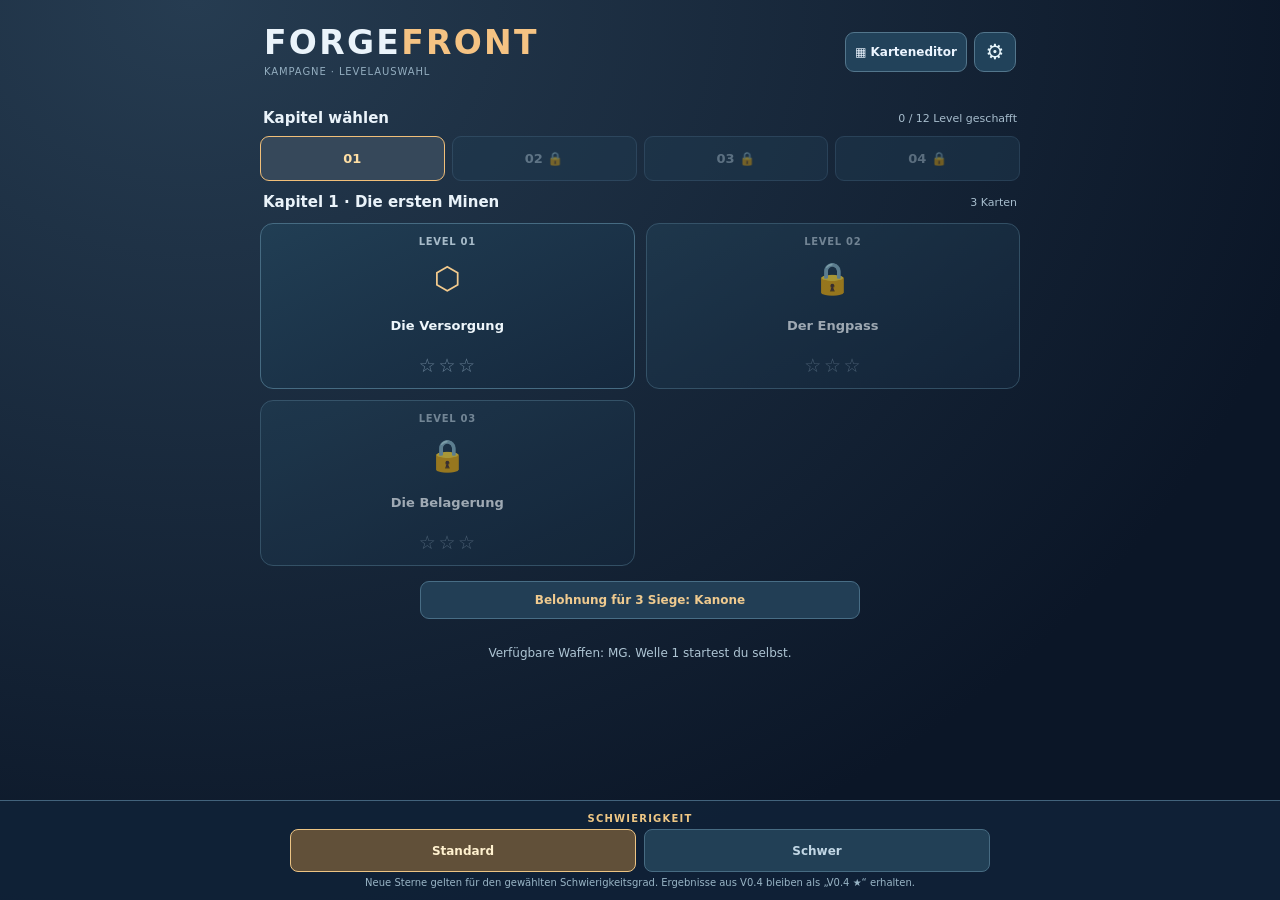
<file: index.html>
<!doctype html>
<html lang="de"><head><meta charset="UTF-8"><meta name="viewport" content="width=device-width,initial-scale=1,viewport-fit=cover"><meta name="theme-color" content="#0b1627"><title>Forgefront V0.5.0 DEV2 – Kampagnen-Prototyp</title><style>:root{font-family:system-ui,-apple-system,'Segoe UI',sans-serif;color:#ecf4ff;background:#0b1627;font-synthesis:none}*{box-sizing:border-box}body{margin:0;background:radial-gradient(ellipse at 20% -10%,#263c51,#0b1627 68%);min-height:100vh}button{font:inherit;cursor:pointer;touch-action:manipulation}button:disabled{opacity:.42;cursor:default}.app{max-width:1000px;margin:auto;padding:8px 10px 155px}.brand{display:flex;justify-content:space-between;align-items:center;gap:8px;padding:1px 4px 5px}.brand h1{font-size:clamp(20px,4vw,28px);letter-spacing:.055em;margin:0}.brand h1 span{color:#f5c383}.brand small{color:#89abbc;letter-spacing:.08em;font-size:9px}.version{color:#f6c384;border:1px solid #47677a;border-radius:6px;padding:5px 7px;font-size:10px;white-space:nowrap}
.stats{position:sticky;top:env(safe-area-inset-top,0px);z-index:8;background:#0b1726f4;backdrop-filter:blur(9px);display:grid;grid-template-columns:repeat(5,minmax(0,1fr));gap:5px;padding:5px 0 7px}.stat{border:1px solid #35536b;background:#193048;border-radius:6px;text-align:center;padding:7px 1px}.stat label{display:block;font-size:clamp(8px,2vw,11px);color:#b4c8db;white-space:nowrap}.stat strong{display:block;font-size:clamp(14px,4vw,23px);font-variant-numeric:tabular-nums}
.maptop{display:flex;align-items:center;justify-content:space-between;gap:5px;padding:5px 2px;font-size:10px;font-weight:750;color:#b7c8d8;min-height:26px}.maptop #phase-label{background:#315a50;color:#bdf7d6;border-radius:4px;padding:4px 6px;white-space:nowrap}.maptop #phase-label.combat{background:#5e3940;color:#ffe0d0}.maptop #indicator{overflow:hidden;text-overflow:ellipsis;white-space:nowrap}.maptop #threat{color:#f9c68e;white-space:nowrap}.map-frame{position:relative}.boardbox{position:relative;height:clamp(340px,72dvh,780px);overflow:auto;border:1px solid #49667d;border-radius:10px;background:#112238;overscroll-behavior:contain;touch-action:pan-x pan-y}#board{display:block;width:864px;height:auto;touch-action:none;cursor:crosshair;user-select:none;-webkit-user-select:none}.minimap-wrap{position:absolute;right:8px;top:8px;pointer-events:none;opacity:.9}#minimap{width:61px;height:68px;background:#112438;border:1px solid #6e92a4;border-radius:6px;pointer-events:auto;cursor:crosshair;box-shadow:0 2px 8px #06121ca8}.game-hint{font-size:11px;line-height:1.35;color:#b2cbd8;min-height:32px;margin:8px 2px}
#overlay{position:absolute;inset:0;background:#081625e9;display:grid;place-items:center;z-index:5;padding:16px;text-align:center}#overlay.hidden{display:none}.intro{max-width:380px;padding:19px 17px;background:#192f46;border:1px solid #56748d;border-radius:15px;box-shadow:0 9px 40px #0008}.intro .o-icon{font-size:48px;color:#f1bd77}.intro h2{font-size:25px;margin:6px}.intro p{line-height:1.6;font-size:13px;color:#c4d7e3}
.bottom-dock{position:fixed;z-index:20;left:50%;transform:translateX(-50%);bottom:0;width:min(100%,860px);padding:0 10px calc(8px + env(safe-area-inset-bottom,0px));background:#132638;border:1px solid #476982;border-bottom:0;border-radius:15px 15px 0 0;box-shadow:0 -7px 30px #030e19a8}.dock-toggle{background:transparent;color:#f0f8ff;border:0;display:flex;align-items:center;gap:9px;width:100%;height:40px;justify-content:center;font-size:13px;font-weight:800;letter-spacing:.07em}.dock-toggle #dock-chevron{font-size:22px;color:#eac087}.dock-toggle #selection-label{font-size:10px;font-weight:400;color:#9bc5ca;letter-spacing:normal;margin-left:4px}.bottom-dock.open #dock-chevron{transform:rotate(180deg)}.tray{padding:4px 0 9px}.tray[hidden]{display:none}.builds{display:grid;grid-template-columns:repeat(6,minmax(0,1fr));gap:6px}.build{border:1px solid #466982;border-radius:9px;background:#1e3d53;color:#e9f6fa;padding:8px 2px;min-height:69px}.build.selected{border:2px solid #f6cf8d;background:#4a514e}.build b,.build small{display:block}.build b{font-size:11px}.build small{font-size:9px;color:#c1d6e3;white-space:nowrap}.glyph{display:block;color:#b2f0e1;font-size:24px;line-height:1.1}.tray-help{text-align:center;color:#96b3c7;font-size:10px;margin-top:7px}.dock-actions{display:grid;grid-template-columns:minmax(0,1fr) 65px 40px;gap:7px}.primary{background:linear-gradient(100deg,#efae64,#f7dca1);border:0;color:#12283a;font-weight:850;text-align:center;border-radius:8px;min-height:43px;font-size:12px;padding:7px}.smallbtn,.reset{border-radius:8px;background:#25475a;border:1px solid #4e7a8c;color:#d9eef5;font-size:12px;font-weight:800}.reset{font-size:22px}.dock-status{font-size:10px;text-align:center;white-space:nowrap;overflow:hidden;text-overflow:ellipsis;color:#a8bfd0;margin-top:5px;min-height:15px}
@media(min-width:700px){.app{padding:12px 16px 155px}.boardbox{height:clamp(440px,75dvh,900px)}.stat{padding:10px}.brand{padding:4px 0 8px}.dock-toggle{height:35px}.build{min-height:75px}}
@media(max-width:375px){.stat{padding:6px 0}.build{padding:6px 0}.build b{font-size:10px}.build small{font-size:8px}.dock-actions{grid-template-columns:minmax(0,1fr) 56px 38px}}

/* Forgefront 0.1.9 – readable throughput information and guided first-play tutorial */
.top-tools{display:flex;align-items:center;gap:7px}#help{border:1px solid #63899c;background:#24455b;color:#d6f5ff;border-radius:7px;font-weight:800;font-size:11px;padding:7px 9px;white-space:nowrap}
.intro-skip{border:none;background:transparent;color:#b2cfe1;margin-top:12px;display:block;width:100%;padding:10px 2px;text-decoration:underline;font-size:12px}
.tutorial,.details{position:absolute;z-index:7;left:8px;top:8px;width:min(290px,calc(100% - 93px));box-shadow:0 5px 25px #071525bb;background:#1b344aeF;border:1px solid #7294ac;border-radius:12px;color:#e8f5ff;padding:10px 12px}
.tutorial[hidden],.details[hidden]{display:none}.tutorial-head,.details-head{display:flex;justify-content:space-between;align-items:center;gap:5px;margin-bottom:7px}.tutorial-head strong{color:#f6ce91;font-size:11px;letter-spacing:.07em}
.tutorial-head button,.details-head button{background:#2a5066;border:1px solid #61859c;color:#e2f4fb;border-radius:6px;font-size:11px;padding:5px 7px}
.tutorial b{font-size:14px}.tutorial p{font-size:12px;line-height:1.38;margin:6px 0 1px;color:#d0e2ec}
.details{z-index:6;top:8px;width:min(310px,calc(100% - 25px));background:#142f44fa}.details-head strong{font-size:14px}.details-grid{display:grid;grid-template-columns:1fr 1fr;gap:7px;margin:4px 0 8px}.details-grid>div{background:#223e53;border:1px solid #4a7289;border-radius:8px;padding:8px}.details-grid small{display:block;color:#b3d0df;font-size:10px;letter-spacing:.06em}.details-grid b{display:block;color:#f8e1b0;font-size:19px;font-variant-numeric:tabular-nums;margin-top:3px}.details-grid>div:last-child b{color:#a3e8c9}.meter{height:9px;background:#304b5b;border-radius:7px;overflow:hidden}.meter span{display:block;width:0;height:100%;background:#76dbac;border-radius:7px;transition:width .1s}.details p{margin:8px 0 5px;font-size:12px;font-weight:750}.details>small{font-size:10px;color:#a9c2d0;line-height:1.4;display:block}
.build.guide-focus,#dock-toggle.guide-focus,#pause.guide-focus{border:2px solid #ffd48b!important;box-shadow:0 0 0 2px #9d7b3d!important}
@media(max-width:375px){#help{padding:6px;font-size:10px}.version{font-size:9px;padding:4px}.tutorial{width:min(265px,calc(100% - 78px));padding:8px}.tutorial p{font-size:11px}.details{width:calc(100% - 17px)}}

/* V0.2.1: compact always-open build phase toolbar, no reopening between actions */
.app{padding-bottom:162px}
.dock-toggle{height:23px;justify-content:space-between;padding:0 4px;font-size:10px;letter-spacing:.03em}
.dock-toggle #dock-chevron{font-size:16px}
.dock-toggle #selection-label{font-size:10px}
.tray{padding:2px 0 5px}
.builds{display:flex;gap:5px;overflow-x:auto;overscroll-behavior-x:contain;scrollbar-width:thin;padding-bottom:2px}
.build{flex:1 0 55px;min-width:55px;min-height:55px;padding:3px 2px;border-radius:7px}
.build b{font-size:10px}.build small{font-size:8px}.glyph{font-size:19px;line-height:1.1}
.tray-help{display:none}.primary{min-height:38px}
.bottom-dock.combat .dock-toggle,.bottom-dock.combat .tray{display:none!important}
@media(max-width:390px){.bottom-dock{padding-left:6px;padding-right:6px}.build{flex:0 0 58px}.dock-toggle #selection-label{font-size:9px}}

/* V0.3.0 mobile wave disclosure */
.wave-preview{padding:8px 10px;background:#183346;border:1px solid #476c7d;border-radius:8px;margin:8px 0;color:#eaf8ff}.wave-preview-head{display:flex;justify-content:space-between;align-items:center;gap:8px}.wave-preview-head b{font-size:11px;line-height:1.4}.wave-preview-head button{flex-shrink:0;border:1px solid #638499;background:#264a5e;color:#fff;border-radius:6px;padding:6px;font-size:10px}.wave-list{max-height:190px;overflow:auto;margin-top:8px}.wave-list[hidden]{display:none}.wave-list>div{display:flex;justify-content:space-between;gap:12px;padding:6px 2px;border-top:1px solid #466477;font-size:11px}.wave-list span{color:#c6dce8;text-align:right}.build{flex:0 0 61px}@media(max-width:390px){.wave-preview-head b{font-size:10px}.build{flex:0 0 58px}}

/* V0.3.1: no horizontal scrolling, persistent four-category mobile dock */
.stats{display:flex;justify-content:flex-end;padding:4px 8px}.stats .stat{min-width:100px;flex:0 1 auto}.categories{display:grid;grid-template-columns:repeat(4,minmax(0,1fr));gap:4px;margin:2px 0 4px}.category{min-width:0;background:#224359;color:#deedf4;border:1px solid #50758b;border-radius:6px;padding:8px 2px;font-weight:750;font-size:11px}.category span{display:block;font-size:10px}.category.selected{background:#936b38;border-color:#efc77f;color:#fff}.builds{display:grid;grid-template-columns:repeat(3,minmax(0,1fr));gap:6px;overflow:visible}.build{width:100%;min-width:0;min-height:56px;flex:initial}.build[hidden]{display:none!important}.tray[hidden]{display:none!important}.dock-actions{grid-template-columns:minmax(0,1fr) 44px}.bottom-dock.combat .categories{display:none}.combat-count{margin:4px 0;padding:6px 9px;border-radius:6px;background:#5b3142;color:#ffe9ee;font-weight:800;font-size:11px;text-align:center}.combat-count[hidden]{display:none}.bottom-dock{padding-bottom:max(5px,env(safe-area-inset-bottom))}.app{padding-bottom:205px}@media(max-width:390px){.category{padding:6px 1px;font-size:10px}.build{min-height:53px}}

/* V0.3.2: compact difficulty choice in start overlay */
.difficulty-picker{margin:12px 0;padding:10px;background:#1a344a;border:1px solid #648494;border-radius:9px;display:grid;gap:6px;text-align:left}.difficulty-picker label{font-size:10px;font-weight:850;letter-spacing:.06em;color:#ffdda6}.difficulty-picker select{width:100%;min-width:0;min-height:42px;border-radius:6px;border:1px solid #6797ae;background:#153148;color:#fff;font-size:13px;padding:7px}.difficulty-picker small{font-size:10px;color:#bad0dc;line-height:1.4}

.gold-warning{position:fixed;top:75px;left:50%;transform:translateX(-50%);z-index:50;width:min(90vw,400px);background:#782e3e;color:white;border:2px solid #ffb0ac;border-radius:11px;padding:12px;font-size:13px;text-align:center;font-weight:800;box-shadow:0 4px 25px #0009}.gold-warning[hidden]{display:none}.low-gold{color:#ff7d7d!important}.build.too-expensive small{color:#ff8787!important}

/* Hide setup-only controls in victory/defeat overlays. */
.difficulty-picker[hidden],.intro-skip[hidden]{display:none!important}
/* Intro and result dialogs must remain visible above the fixed mobile build toolbar. */
#overlay{position:fixed;inset:0;z-index:60;overflow-y:auto;padding:12px}
#overlay .intro{max-height:calc(100dvh - 24px);overflow-y:auto}

/* V0.4 Campaign prototype: isolated navigation; game HUD is absent from menu. */
[hidden]{display:none!important}
.campaign{min-height:100dvh;color:#eaf3fa;background:radial-gradient(ellipse at 15% 0%,#263c51,#0b1627 75%);padding:0 12px 130px}
.campaign-inner{max-width:760px;margin:0 auto}
.campaign-header{display:flex;align-items:center;justify-content:space-between;padding:23px 4px 16px}
.campaign-header h1{font-size:clamp(23px,5vw,33px);letter-spacing:.07em;margin:0}.campaign-header h1 span{color:#f5c383}.campaign-header p{color:#93adbf;letter-spacing:.09em;font-size:10px;margin:4px 0}
.icon-button{height:40px;min-width:42px;border:1px solid #53768c;border-radius:10px;color:#e6f5fb;background:#21425a;font-size:21px}
.campaign-heading{display:flex;align-items:center;justify-content:space-between;gap:8px;margin:12px 3px 9px}
.campaign-heading h2{font-size:15px;margin:0;font-weight:800}.campaign-heading span{font-size:11px;color:#a7bdcd;text-align:right}
.chapter-tabs{display:grid;grid-template-columns:repeat(4,minmax(0,1fr));gap:7px}
.chapter-tab{background:#203c52;border:1px solid #426580;border-radius:9px;color:#afc8d7;min-height:45px;font-weight:800;font-size:13px}
.chapter-tab.selected{border-color:#f1bf79;background:#36485a;color:#ffdfa4}.chapter-tab:disabled{opacity:.45}
.level-grid{display:grid;grid-template-columns:repeat(2,minmax(0,1fr));gap:11px;margin-top:12px}
.level-card{position:relative;display:flex;flex-direction:column;align-items:center;justify-content:space-between;gap:6px;min-height:166px;padding:12px 7px;border:1px solid #466b82;border-radius:13px;background:linear-gradient(155deg,#213e54,#15283d);color:#eef6fb}
.level-card.available{cursor:pointer}.level-card.available:focus-visible{outline:3px solid #f9c57c;outline-offset:2px}.level-card.locked{opacity:.63}.level-card strong{font-size:13px;min-height:30px;display:flex;align-items:center;text-align:center}.level-number{color:#a7bbc9;letter-spacing:.07em;font-size:10px;font-weight:800}.level-glyph{font-size:31px;color:#f4cb8d;line-height:1.2}
.level-card .level-stars{display:flex;gap:2px;font-size:19px;letter-spacing:.03em;color:#688096}.level-stars .earned{color:#ffd37c}.level-unavailable{font-size:9px;color:#bbc8d5;letter-spacing:.04em}.lock-icon{position:absolute;top:10px;right:10px;font-size:13px}
.campaign-note{text-align:center;color:#aec5d4;font-size:12px;line-height:1.45;padding:14px 9px}
.campaign-footer{position:fixed;z-index:20;bottom:0;left:0;right:0;background:#102238f5;border-top:1px solid #42637c;padding:12px max(12px,env(safe-area-inset-right)) max(12px,env(safe-area-inset-bottom));display:grid;gap:5px;justify-items:center}
.campaign-footer label{color:#efc784;font-size:10px;font-weight:850;letter-spacing:.12em}
.campaign-footer select{width:min(95vw,700px);border:1px solid #608299;border-radius:9px;min-height:42px;background:#233f55;color:#fff;text-align:center;font-weight:800;font-size:14px}
.campaign-footer small{color:#99b5c6;font-size:10px;text-align:center}
.settings-panel{position:fixed;z-index:80;inset:0;background:#07111dd9;padding:18px;display:flex;align-items:center;justify-content:center}
.settings-card{width:min(100%,410px);background:#1b3449;border:1px solid #7794a5;border-radius:15px;padding:17px;color:#f3f7fb;display:grid;gap:13px;box-shadow:0 20px 55px #061326bb}
.settings-title{display:flex;align-items:center;justify-content:space-between}.settings-title h2{margin:0;font-size:20px}.settings-card label{font-size:12px;font-weight:750}.settings-card select{min-height:42px;background:#284a60;color:white;border:1px solid #6b96a6;border-radius:8px;padding:7px}.settings-card p{font-size:12px;line-height:1.5;color:#c4d5e1;margin:0}
.back-button{border:1px solid #456a80;border-radius:7px;background:#193448;color:#dfebf6;font-weight:750;padding:7px 9px;font-size:11px;white-space:nowrap}
.result-actions{display:grid;gap:8px;margin-top:14px}.secondary-action{min-height:42px;background:#284c61;color:#eaf8fe;border:1px solid #62869c;border-radius:8px;font-size:13px;font-weight:800}
.result-rating{color:#ffcb69;font-size:29px;letter-spacing:.05em;font-weight:800;text-align:center;margin-top:9px}
body[data-menu-theme=light] .campaign{color:#1b3145;background:linear-gradient(145deg,#e5eff4,#f7fafc)}
body[data-menu-theme=light] .campaign-header h1 span{color:#9d671d}body[data-menu-theme=light] .campaign-header p,body[data-menu-theme=light] .campaign-heading span{color:#617786}
body[data-menu-theme=light] .chapter-tab{background:#edf4f8;border-color:#bacfdb;color:#35536a}
body[data-menu-theme=light] .chapter-tab.selected{background:#d5e8f1;border-color:#b98234;color:#283c4e}
body[data-menu-theme=light] .level-card{background:linear-gradient(140deg,#fff,#e3edf3);border-color:#b1c9d8;color:#1c3c52}
body[data-menu-theme=light] .level-number,body[data-menu-theme=light] .campaign-note{color:#526f80}
body[data-menu-theme=light] .level-card .level-stars{color:#a6b6bf}body[data-menu-theme=light] .level-stars .earned,body[data-menu-theme=light] .level-glyph{color:#b88424}
body[data-menu-theme=light] .campaign-footer{background:#f3f7faf7;border-color:#cad8e2}
body[data-menu-theme=light] .campaign-footer label{color:#79561c}body[data-menu-theme=light] .campaign-footer small{color:#536f81}
body[data-menu-theme=light] .campaign-footer select,body[data-menu-theme=light] .icon-button{background:#dceaf1;color:#1b364b;border-color:#abc6d5}
@media(max-width:390px){.brand h1{font-size:17px}.brand small{display:none}.back-button{font-size:10px;padding:6px}.campaign{padding-left:9px;padding-right:9px}.level-card{min-height:150px}}

.campaign{padding-bottom:180px}
.difficulty-buttons{display:grid;grid-template-columns:repeat(2,minmax(0,1fr));gap:8px;width:min(95vw,700px)}
.difficulty-buttons button{min-height:43px;min-width:0;padding:8px 2px;background:#224056;border:1px solid #476b82;color:#c2d7e5;border-radius:8px;font-size:12px;font-weight:800}
.difficulty-buttons button.selected{background:#615039;border-color:#ecc484;color:#fff1cf}
body[data-menu-theme=light] .difficulty-buttons button{background:#e1ecf2;border-color:#b5ccda;color:#425e70}
body[data-menu-theme=light] .difficulty-buttons button.selected{background:#f7e4bf;border-color:#b98937;color:#664817}
@media(max-width:600px){.campaign-note{display:none}}

.chapter-reward{text-align:center;margin:15px auto 2px;padding:11px 9px;max-width:440px;background:#223e55;border:1px solid #486d85;border-radius:9px;color:#efca8f;font-size:12px;font-weight:750}.chapter-reward.completed{border-color:#deb371;background:#384332;color:#ffe3b2}
.result-unlock{background:#344d52;border:1px solid #ecbe73;color:#ffe0a4;padding:12px 7px;border-radius:10px;margin-top:13px;font-size:14px;font-weight:800;line-height:1.4}.result-unlock[hidden]{display:none!important}
body[data-menu-theme=light] .chapter-reward{background:#eaf2f6;color:#795322;border-color:#c2d2dd}body[data-menu-theme=light] .chapter-reward.completed{background:#f8ecd2;border-color:#b98937}

/* V0.5 DEV1: compact in-combat speed selector and archived progress label. */
.speed-controls{display:flex;align-items:center;justify-content:center;gap:7px;margin:5px 0 0}
.speed-controls[hidden]{display:none!important}
.speed-controls span{font-size:10px;letter-spacing:.06em;font-weight:800;color:#b6cfdc;margin-right:4px}
.speed-controls button{flex:0 1 56px;min-height:44px;background:#224056;border:1px solid #59788b;border-radius:7px;color:#e6f5fb;font-weight:800;font-size:13px}
.speed-controls button.selected{background:#706044;border-color:#f2c987;color:#fff2c9}
.legacy-stars{display:block;font-size:10px;color:#a9becc;letter-spacing:.01em;padding-top:3px}
body[data-menu-theme=light] .legacy-stars{color:#566d79}

/* Always show data-integrity warnings even when menu hints are hidden on phones. */
.campaign-note.save-error{display:block!important;color:#ffca99;font-weight:800}

/* AP1 – isolated mobile map editor */
.campaign-editor-actions{display:flex;align-items:center;gap:7px}
.editor-entry{min-height:40px;border:1px solid #53768c;border-radius:9px;background:#22425a;color:#ecf5ff;padding:7px 9px;font-size:12px;font-weight:800}
.map-editor{min-height:100dvh;background:radial-gradient(ellipse at 20% 0%,#263d51,#0b1627 70%);padding:10px 10px 30px;color:#edf6fb}
.editor-shell{width:min(100%,760px);margin:0 auto}
.editor-header{display:flex;align-items:center;justify-content:space-between;gap:8px;margin:0 0 14px}
.editor-header strong{font-size:14px;letter-spacing:.07em}
.editor-draft{color:#eeca91;font-size:10px;white-space:nowrap}
.editor-heading{display:flex;justify-content:space-between;align-items:center;gap:12px}
.editor-heading h2{font-size:17px;margin:5px 0}
.editor-heading button{min-height:42px;white-space:nowrap;padding:7px 10px}
.editor-help,.editor-note{font-size:12px;line-height:1.5;color:#b5cddd;margin:7px 0 10px}
.editor-note{color:#e9bd85}
.editor-zoom-bar{display:flex;align-items:center;gap:6px;margin:6px 0 8px}
.editor-zoom-bar button{background:#28465d;border:1px solid #56788c;color:#f1f8fd;border-radius:8px;min-width:43px;min-height:43px;padding:7px;font-weight:800}
.editor-zoom-bar span{min-width:53px;text-align:center;font-size:12px}
.editor-viewport{width:100%;height:min(59dvh,610px);min-height:275px;overflow:auto;overscroll-behavior:contain;border-radius:10px;border:1px solid #5e7e8b;background:#0c2034;touch-action:pan-x pan-y}
#editor-canvas{display:block;width:540px;height:600px;max-width:none;touch-action:none;user-select:none;-webkit-user-select:none}
.editor-tools{display:grid;grid-template-columns:repeat(3,minmax(0,1fr));gap:7px;margin:10px 0 7px}
.editor-tools button{min-width:0;min-height:49px;border-radius:8px;border:1px solid #547388;background:#213e54;color:#e9f4ff;font-weight:800;font-size:12px;padding:5px 3px}
.editor-tools button.selected{background:#745d39;border-color:#f2c781;color:#fff2d7;box-shadow:0 0 0 1px #f2c781 inset}
.editor-actions{display:grid;grid-template-columns:1fr 1fr;gap:8px}
.editor-actions button{min-height:43px}
.editor-status{border:1px solid #577286;border-radius:8px;background:#1b3548;color:#e6f4ff;font-size:12px;min-height:40px;padding:10px;margin:9px 0}
.editor-status[data-valid=true]{border-color:#8ad2ae;color:#bdf4d0}
body[data-menu-theme=light] .editor-entry{background:#e7f1f6;color:#324a5b}
@media(max-width:375px){.campaign-editor-actions{gap:4px}.editor-entry{font-size:10px;padding:7px 5px}.editor-header strong{font-size:12px}.editor-tools button{font-size:10px}.editor-help{font-size:11px}}</style><style>.editor-heading{flex-wrap:wrap}.editor-heading h2{flex:1 0 100%}.editor-heading button{flex:1;min-width:0}.editor-save-panel{display:grid;grid-template-columns:minmax(0,1fr) auto;gap:8px;margin:12px 0}.editor-save-panel label{grid-column:1/-1}#editor-name{min-width:0;min-height:42px;padding:9px}.editor-local-maps{margin:12px 0;padding-top:10px;border-top:1px solid #476b82}.editor-local-item{display:flex;justify-content:space-between;align-items:center;gap:8px;margin:8px 0}.editor-local-item button{min-height:40px}
.editor-map-selection{display:grid;gap:12px;padding:8px 0}
.editor-map-selection h2{margin:0;font-size:19px}
.editor-map-selection>.primary{min-height:48px;font-weight:800}
.editor-map-selection .editor-local-maps{margin:0}
.editor-map-selection p{margin:0}
.editor-empty{color:#aac1d2;font-size:12px;padding:9px 0}
#editor-to-list{margin:0 0 10px;padding:8px 12px}
.editor-map-selection[hidden],.editor-workspace[hidden]{display:none!important}
</style></head>
<body>
<section id="campaign" class="campaign" aria-label="Forgefront Levelauswahl">
  <div class="campaign-inner">
    <header class="campaign-header"><div><h1>FORGE<span>FRONT</span></h1><p>KAMPAGNE · LEVELAUSWAHL</p></div><div class="campaign-editor-actions"><button type="button" id="editor-open" class="editor-entry" title="Karte zeichnen">▦ Karteneditor</button><button type="button" id="settings-open" class="icon-button" aria-label="Einstellungen öffnen" title="Einstellungen">⚙</button></div></header>
    <div class="campaign-heading"><h2>Kapitel wählen</h2><span id="campaign-progress">0 / 3 geschafft</span></div>
    <nav id="chapter-tabs" class="chapter-tabs" aria-label="Kampagnenkapitel"></nav>
    <div class="campaign-heading"><h2 id="chapter-title">Kapitel 1</h2><span id="chapter-subtitle">Die ersten Schritte</span></div>
    <div id="level-grid" class="level-grid" aria-label="Levelkarten"></div>
    <div id="chapter-reward" class="chapter-reward" role="status">Belohnung nach Kapitelabschluss</div>
    <p id="campaign-note" class="campaign-note" role="status">Freigeschaltete Karten antippen und direkt bauen.</p>
  </div>
  <footer class="campaign-footer"><label for="difficulty">SCHWIERIGKEIT</label>
    <div id="difficulty-buttons" class="difficulty-buttons" role="group" aria-label="Schwierigkeitsgrad wählen">
      <button type="button" data-difficulty="standard">Standard</button><button type="button" data-difficulty="hard">Schwer</button>
    </div>
    <select id="difficulty" hidden aria-hidden="true" tabindex="-1"><option value="standard">Standard</option><option value="hard">Schwer</option></select>
    <small>Neue Sterne gelten für den gewählten Schwierigkeitsgrad. Ergebnisse aus V0.4 bleiben als „V0.4 ★“ erhalten.</small>
  </footer>
  <section id="settings-panel" class="settings-panel" hidden aria-label="Einstellungen">
    <div class="settings-card"><div class="settings-title"><h2>Einstellungen</h2><button type="button" id="settings-close" class="icon-button" aria-label="Einstellungen schließen">✕</button></div>
      <label for="theme-choice">Menüdesign</label><select id="theme-choice"><option value="dark">Dunkel</option><option value="light">Hell</option></select>
      <p>Das Menüdesign lässt sich ändern. Die Spielfeldfarben bleiben vorerst unverändert.</p>
      <p>Das Tutorial kannst du im Spiel jederzeit über <b>? HILFE</b> neu starten.</p>
      <button type="button" class="secondary-action" id="dev-test-levels" aria-pressed="false">TESTZUGANG · Alle Kapitel öffnen</button>
      <p>Nur in dieser Entwicklungsversion: öffnet alle Kapitel und Level vorübergehend. Siege im Testmodus verändern keine gespeicherten Sterne.</p>
      <button type="button" id="settings-done" class="primary">Zurück zur Levelauswahl</button>
    </div>
  </section>
</section>
<section id="map-editor" class="map-editor" hidden aria-label="Karteneditor">
<div class="editor-shell">
<header class="editor-header"><button type="button" id="editor-back" class="back-button">‹ Levelauswahl</button><strong>KARTENEDITOR</strong><span class="editor-draft">AP2 · LOKAL</span></header>
<section id="editor-map-selection" class="editor-map-selection">
<h2>Karten auswählen</h2>
<button type="button" id="editor-new" class="primary">＋ Neue Karte</button>
<div class="editor-local-maps"><strong>Verfügbare Karten auf diesem Gerät</strong><div id="editor-local-list"></div></div>
<p class="editor-note">Gemeinsame Karten für alle Tester folgen in AP3. Hier werden nur Karten dieses Geräts angezeigt.</p>
</section>
<div id="editor-workspace" class="editor-workspace" hidden>
<button type="button" id="editor-to-list" class="secondary-action">‹ Zur Kartenauswahl</button>
<div class="editor-heading"><h2 id="editor-work-title">Neue Karte zeichnen</h2><button type="button" id="editor-check" class="secondary-action">✓ Karte prüfen</button><button type="button" id="editor-test" class="primary" disabled>▶ Testspielen</button></div>
<p class="editor-help">Start (S) und Ziel/HQ (H) selbst setzen, danach den Weg dazwischen zeichnen. Beide können später versetzt oder mit dem Radiergummi gelöscht werden, ohne Wegfelder zu erzeugen.</p>
<div class="editor-zoom-bar"><button type="button" id="editor-zoom-out" aria-label="Verkleinern">−</button><span id="editor-zoom">75 %</span><button type="button" id="editor-zoom-in" aria-label="Vergrößern">+</button><button type="button" id="editor-fit">Gesamtkarte</button></div>
<div id="editor-viewport" class="editor-viewport"><canvas id="editor-canvas" width="720" height="800" aria-label="Rasterkarte bearbeiten"></canvas></div>
<div class="editor-tools" role="toolbar" aria-label="Kartenwerkzeuge">
<button type="button" data-editor-tool="path" class="selected" aria-pressed="true">✎ Weg</button>
<button type="button" data-editor-tool="ore" aria-pressed="false">◆ Erz</button>
<button type="button" data-editor-tool="erase" aria-pressed="false">⌫ Radiergummi</button>
<button type="button" data-editor-tool="spawn" aria-pressed="false">⚑ Start</button>
<button type="button" data-editor-tool="hq" aria-pressed="false">⬡ HQ</button>
<button type="button" data-editor-tool="pan" aria-pressed="false">✥ Verschieben</button>
</div>
<div class="editor-actions"><button type="button" id="editor-undo" class="secondary-action" disabled>↶ Rückgängig</button><button type="button" id="editor-clear" class="secondary-action">Neue leere Karte</button></div>
<p id="editor-status" class="editor-status" role="status" aria-live="polite">Zeichne einen Weg vom Start zum HQ.</p>
<div class="editor-save-panel"><label for="editor-name">KARTENNAME</label><input id="editor-name" type="text" maxlength="60" placeholder="Name deiner Karte"><button type="button" id="editor-save" class="primary" disabled>Karte speichern</button></div>
<p class="editor-note">AP2: Zuerst den Boss auf Schwer besiegen. Erst danach kannst du diese Kartenversion auf diesem Gerät speichern.</p>
</div>
</div></section>
<div id="game-shell" hidden><div class="app">
<header class="brand"><button type="button" id="back-to-campaign" class="back-button" aria-label="Zurück zur Levelauswahl">‹ Levelauswahl</button><div><h1>FORGE<span>FRONT</span></h1><small>LOGISTIK · BAUEN · ÜBERLEBEN</small></div><div class="top-tools"><button type="button" id="help" aria-label="Tutorial und Hilfe öffnen" title="Tutorial öffnen">? HILFE</button><span class="version">ALPHA 0.5.0 · DEV2</span></div></header>
<section class="stats" aria-label="Gold"><div class="stat"><label>● GOLD</label><strong id="gold">180</strong></div></section>
<main><div id="gold-warning" class="gold-warning" role="alert" hidden></div><div class="maptop"><span id="phase-label">BAUPHASE</span><span id="indicator">Industrie pausiert</span><span id="threat">5 WELLEN + BOSS</span></div>
<section id="wave-preview" class="wave-preview"><div class="wave-preview-head"><b id="next-wave">NÄCHSTE WELLE</b><button type="button" id="waves-toggle" aria-controls="wave-list" aria-expanded="false">Alle Wellen ▾</button></div><div id="wave-list" class="wave-list" hidden></div></section>
<div id="combat-count" class="combat-count" hidden></div><div class="map-frame"><section id="tutorial" class="tutorial" hidden aria-live="polite">
  <div class="tutorial-head"><strong id="tutorial-step">TUTORIAL 1/6</strong><button type="button" id="tutorial-skip">Überspringen ×</button></div>
  <b id="tutorial-title">Erzmine bauen</b><p id="tutorial-text">Baue eine Erzmine auf einem braunen Erzfeld.</p></section>
  <section id="details" class="details" hidden aria-live="polite"><div class="details-head"><strong id="details-title">Gebäude</strong><button type="button" id="details-close" aria-label="Details schließen">×</button></div>
  <div class="details-grid"><div><small id="details-max-label">MAX. RATE</small><b id="details-max">0,0/s</b></div><div><small id="details-actual-label">VERFÜGBAR</small><b id="details-actual">0,0/s</b></div></div>
  <div class="meter"><span id="details-meter"></span></div><p id="details-state">Status</p><small id="details-explain">Werte beziehen sich auf die aktuelle Kampfphase.</small></section><div id="boardbox" class="boardbox"><canvas id="board" width="1080" height="1200" aria-label="Spielfeld – ziehen zum Verschieben, zwei Finger für Zoom"></canvas>
</div><div id="overlay" class="hidden"><div class="intro" role="dialog" aria-modal="true" aria-labelledby="o-title"><div class="o-icon" id="o-icon">★</div><h2 id="o-title">ERGEBNIS</h2><p id="o-text"></p>
<div id="result-rating" class="result-rating" hidden aria-label="Levelbewertung"></div>
<div id="result-unlock" class="result-unlock" hidden aria-live="polite"></div>
<div class="result-actions"><button id="start" class="primary">Nochmal versuchen</button><button id="result-next" class="secondary-action" hidden>Nächstes Level</button><button id="result-hub" class="secondary-action">Zur Levelauswahl</button></div>
<button id="intro-skip" hidden>Ohne Tutorial spielen</button></div></div>
<div class="minimap-wrap"><canvas id="minimap" width="180" height="200" title="Kartenübersicht" aria-label="Minikarte"></canvas></div></div>
<div class="game-hint" id="hint" aria-live="polite">Die Prozentzahlen zeigen die prognostizierte Versorgung. Produktion pausiert.</div>
</main></div>
<div class="bottom-dock" id="dock" aria-label="Baumenü">
<button type="button" id="dock-toggle" class="dock-toggle" aria-expanded="false" aria-controls="build-tray"><span id="dock-chevron">⌃</span><span id="dock-label">BAUEN</span><span id="selection-label">Werkzeug wählen</span></button>
<div class="categories" aria-label="Baukategorien">
<button type="button" class="category" data-category="weapons">⌖ <span>Waffen</span></button>
<button type="button" class="category" data-category="factory">⚙ <span>Fabrik</span></button>
<button type="button" class="category" data-category="source">◆ <span>Erzeuger</span></button>
<button type="button" class="category" data-category="pipes">╋ <span>Rohre</span></button></div>
<div id="build-tray" class="tray" hidden><div class="builds">
<button class="build" data-category="weapons" data-type="turret"><span class="glyph">⌖</span><b>MG</b><small>24 Gold</small></button>
<button class="build" data-category="weapons" data-type="cannon"><span class="glyph">✹</span><b>Kanone</b><small>38 Gold</small></button>
<button class="build" data-category="weapons" data-type="mortar"><span class="glyph">◉</span><b>Mörser</b><small>42 Gold</small></button>
<button class="build" data-category="factory" data-type="factory"><span class="glyph">⚙</span><b>Fabrik</b><small>18 Gold</small></button>
<button class="build" data-category="source" data-type="mine"><span class="glyph">◆</span><b>Erzmine</b><small>22 Gold</small></button>
<button class="build" data-category="pipes" data-type="pipe"><span class="glyph">╋</span><b>Rohr</b><small>4 Gold</small></button>
<button class="build" data-category="pipes" data-type="bridge"><span class="glyph">⌒</span><b>Brücke</b><small>10 Gold</small></button>
<button class="build" data-category="pipes" data-type="eraser"><span class="glyph">⌫</span><b>Abriss</b><small id="refund-short">50/100%</small></button>
</div></div>
<div class="dock-actions"><button type="button" class="primary" id="pause">▶ WELLE 1 STARTEN</button><button type="button" id="reset" class="reset" title="Neue Runde">↻</button></div>
<div id="speed-controls" class="speed-controls" role="group" aria-label="Spieltempo" hidden><span>TEMPO</span><button type="button" data-speed="1" aria-pressed="false">1×</button><button type="button" data-speed="2" aria-pressed="true">2×</button><button type="button" data-speed="3" aria-pressed="false">3×</button></div>
<div id="status" class="dock-status" role="status">V0.5.0 DEV2 · Kampfprototyp</div></div></div><script>(() => {
'use strict';
const BUILD_ID='0.5.0-dev2';
const W=18,H=20,S=60,MAX_WAVES=6,FIRST_DELAY=2,DISPLAY_UPDATE_MS=250,DISPLAY_RESPONSE_S=1.5,DIRS=[[0,-1],[1,0],[0,1],[-1,0]];
const ECONOMY={goldPerType:{scout:1,normal:1,heavy:3,panic:1,boss:20},goldPerWave:20}; // V0.5 A20 test economy.
const DIFFICULTIES={
 standard:{name:'Standard',startGold:155,hq:15,enemyHp:1.32,spawn:1.14,damageBonus:.25},
 hard:{name:'Schwer',startGold:155,hq:15,enemyHp:1.32,spawn:1.14,damageBonus:0}
};
const PROGRESS_KEYS={standard:'v05_standard',hard:'v05_hard'};
const LEGACY_PROGRESS=['easy','normal','hard','crazy'];
let selectedDifficulty='standard';

const BASE_PATH=[[0,3],[1,3],[2,3],[3,3],[4,3],[5,3],[6,3],[6,4],[6,5],[7,5],[8,5],[9,5],[10,5],[10,6],[10,7],[10,8],[10,9],[11,9],[12,9],[12,8],[13,8],[13,9],[13,10],[12,10],[11,10],[11,11],[11,12],[12,12],[13,12],[14,12],[15,12],[15,13],[15,14],[15,15],[16,15],[16,16],[16,17],[16,18]];
const BASE_ORE=new Set(['7,14','6,14','7,15','6,15','4,13','3,13','3,12','4,12','2,9','3,9','5,9','9,17','10,17','12,16','13,16','14,5','15,5','15,6','2,5','3,5','15,18','14,18','11,4','10,14','7,17']);
// Campaign chapters and their maps are independent of the combat engine.
const PATH_ENGPASS=[
 ...Array.from({length:10},(_,x)=>[x,3]),
 ...Array.from({length:5},(_,i)=>[9,4+i]),
 ...Array.from({length:5},(_,i)=>[8-i,8]),
 ...Array.from({length:3},(_,i)=>[4,9+i]),
 ...Array.from({length:9},(_,i)=>[5+i,11]),
 ...Array.from({length:4},(_,i)=>[13,12+i]),
 [14,15],[15,15],[15,16],[15,17],[15,18],[16,18]
];
const ORE_ENGPASS=['2,5','3,5','2,6','3,6','12,4','12,5','11,4','11,6','15,7','16,7','15,8','16,8','6,13','7,13','8,13','6,14','7,14','8,14','9,17','10,17','10,18','5,16','15,12'];
const PATH_BELAGERUNG=[
 ...Array.from({length:7},(_,x)=>[x,2]),
 ...Array.from({length:4},(_,i)=>[6,3+i]),
 ...Array.from({length:4},(_,i)=>[5-i,6]),
 ...Array.from({length:4},(_,i)=>[2,7+i]),
 ...Array.from({length:10},(_,i)=>[3+i,10]),
 ...Array.from({length:4},(_,i)=>[12,11+i]),
 ...Array.from({length:5},(_,i)=>[11-i,14]),
 ...Array.from({length:3},(_,i)=>[7,15+i]),
 ...Array.from({length:9},(_,i)=>[8+i,17]),
 [16,18]
];
const ORE_BELAGERUNG=['1,4','1,5','0,5','3,4','4,4','8,3','9,3','8,4','9,4','4,12','5,12','4,13','5,13','6,12','14,12','15,12','14,13','15,13','13,15','14,15','9,18','10,18','11,18','12,18','4,17','5,17'];
// Terrain is shared across chapters; only the weapon choices change.
const MAP_BLUEPRINTS=[
 {name:'Die Versorgung',path:BASE_PATH,ore:[...BASE_ORE],hq:{x:16,y:18},challenge:0},
 {name:'Der Engpass',path:PATH_ENGPASS,ore:ORE_ENGPASS,hq:{x:16,y:18},challenge:1},
 {name:'Die Belagerung',path:PATH_BELAGERUNG,ore:ORE_BELAGERUNG,hq:{x:16,y:18},challenge:2}
];
const CHAPTERS=[
 {id:'c1',name:'Die ersten Minen',reward:'Kanone',weapon:'MG'},
 {id:'c2',name:'Schwere Geschütze',reward:'Mörser',weapon:'MG + Kanone'},
 {id:'c3',name:'Flächenverteidigung',reward:'Kapitel 4',weapon:'MG + Kanone + Mörser'},
 {id:'c4',name:'Forschung',reward:'Kampagnenabschluss',weapon:'MG + Kanone + Mörser'}
].map((chapter,ci)=>({...chapter,levels:MAP_BLUEPRINTS.map((template,i)=>({...template,id:'c'+(ci+1)+'-l'+(i+1),ready:true}))}));
const ALL_LEVELS=CHAPTERS.flatMap(ch=>ch.levels);
let PATH=BASE_PATH.map(p=>p.slice()),ORE=new Set(BASE_ORE),HQ={x:16,y:18},currentLevel=null;
let customLevel=null; // Test games are isolated from campaign and progression.
let activeChapter=CHAPTERS[0].id;
let devTestAccess=false;
const BASE_WEAPON_UNLOCKS={turret:1,cannon:2,mortar:3};
const levelChapter=id=>CHAPTERS.findIndex(ch=>ch.levels.some(l=>l.id===id))+1;
const buildingAvailable=type=>['turret','cannon','mortar','mine','factory','pipe','bridge','eraser'].includes(type)&&(!!customLevel||!(type in BASE_WEAPON_UNLOCKS)||BASE_WEAPON_UNLOCKS[type]<=levelChapter(currentLevel?.id));
const SAVE_KEY='forgefront.progress.v2';
const EMPTY_SAVE=()=>({version:2,difficulty:'standard',theme:'dark',tutorialSeen:false,results:{}});
const isRecord=value=>value!==null&&typeof value==='object'&&!Array.isArray(value);
let saveWritable=true;
function loadSave(){
 // A damaged optional V0.3 save must never invalidate a healthy V0.4/V0.5 save.
 let raw;
 try{raw=window.localStorage?.getItem(SAVE_KEY);}catch{return EMPTY_SAVE();}
 if(raw!==null&&raw!==undefined){
  try{
   const data=JSON.parse(raw);
   if(!isRecord(data)||data.version!==2||!isRecord(data.results))throw Error('Invalid v2 save format');
   const results=Object.fromEntries(Object.entries(data.results).map(([id,entry])=>[id,isRecord(entry)?entry:{}]));
   return {version:2,difficulty:data.difficulty==='hard'?'hard':'standard',theme:data.theme==='light'?'light':'dark',tutorialSeen:data.tutorialSeen===true,results};
  }catch{
   // Preserve unreadable v2 bytes rather than overwriting them on a later persist().
   saveWritable=false;return EMPTY_SAVE();
  }
 }
 try{
  const old=JSON.parse(window.localStorage?.getItem('forgefront.progress.v1')||'null');
  // DEV1 had different layouts: migrate only preferences, never medals/unlocks.
  if(old?.version===1)return {version:2,difficulty:old.difficulty==='hard'?'hard':'standard',theme:old.theme==='light'?'light':'dark',tutorialSeen:old.tutorialSeen===true,results:{}};
 }catch{/* A malformed legacy record has no effect on a fresh game. */}
 return EMPTY_SAVE();
}
const save=loadSave();selectedDifficulty=save.difficulty;
function persist(){if(!saveWritable)return;try{window.localStorage?.setItem(SAVE_KEY,JSON.stringify(save));}catch{/* Game remains playable in private mode. */}}
function progressBest(levelId,key){const v=save.results[levelId]?.[key];return v&&Number.isInteger(v.stars)&&v.stars>=1&&v.stars<=3&&Number.isInteger(v.leaks)&&v.leaks>=0?v:null;}
function best(levelId,difficulty){return progressBest(levelId,PROGRESS_KEYS[difficulty]);}
function legacyBest(levelId){return LEGACY_PROGRESS.map(key=>progressBest(levelId,key)).filter(Boolean).sort((a,b)=>b.stars-a.stars||a.leaks-b.leaks)[0]||null;}
function completed(levelId){return Object.keys(PROGRESS_KEYS).some(d=>!!best(levelId,d))||!!legacyBest(levelId);}
function chapterCompleted(ch){return ch.levels.every(l=>completed(l.id));}
function chapterUnlocked(i){return devTestAccess||i===0||chapterCompleted(CHAPTERS[i-1]);}
function unlocked(levelId){const idx=ALL_LEVELS.findIndex(l=>l.id===levelId);return idx>=0&&(devTestAccess||idx===0||completed(ALL_LEVELS[idx-1].id));}
function availableLevel(id){const level=ALL_LEVELS.find(l=>l.id===id);return level&&level.ready&&unlocked(id)?level:null;}
function score(leaks){return leaks===0?3:leaks<=4?2:1;}
function storeVictory(){if(!currentLevel||!g?.bossDefeated||g.bossEscaped||g.hp<=0)return null;
 const stars=score(g.leaks);
 if(customLevel||devTestAccess)return stars; // Test maps never modify campaign progress.
 const old=best(currentLevel.id,selectedDifficulty);
 if(!old||stars>old.stars||stars===old.stars&&g.leaks<old.leaks){
  if(!isRecord(save.results[currentLevel.id]))save.results[currentLevel.id]={};
  save.results[currentLevel.id][PROGRESS_KEYS[selectedDifficulty]]={stars,leaks:g.leaks};persist();
 }
 return stars;
}
function renderCampaign(){
 $('difficulty').value=selectedDifficulty;
 document.querySelectorAll('[data-difficulty]').forEach(b=>{const active=b.dataset.difficulty===selectedDifficulty;b.classList.toggle('selected',active);b.setAttribute('aria-pressed',String(active));});
 const total=ALL_LEVELS.filter(l=>l.ready).length,done=ALL_LEVELS.filter(l=>l.ready&&completed(l.id)).length;
 $('campaign-progress').textContent=done+' / '+total+' Level geschafft'+(devTestAccess?' · TESTZUGANG':'');
 $('chapter-tabs').innerHTML=CHAPTERS.map((ch,i)=>'<button type="button" data-chapter="'+ch.id+'" class="chapter-tab'+(ch.id===activeChapter?' selected':'')+'" '+(chapterUnlocked(i)?'':'disabled')+' aria-label="Kapitel '+(i+1)+(chapterUnlocked(i)?' auswählen':' gesperrt')+'">'+String(i+1).padStart(2,'0')+(chapterCompleted(ch)?' ★':chapterUnlocked(i)?'':' 🔒')+'</button>').join('');
 const requested=CHAPTERS.find(ch=>ch.id===activeChapter)||CHAPTERS[0];
  const chapter=chapterUnlocked(CHAPTERS.indexOf(requested))?requested:CHAPTERS[0];activeChapter=chapter.id;
 $('chapter-title').textContent='Kapitel '+(CHAPTERS.indexOf(chapter)+1)+' · '+chapter.name;
 $('chapter-subtitle').textContent=chapter.levels.length+' Karten';
 $('level-grid').innerHTML=chapter.levels.map((l,i)=>{
  const isOpen=l.ready&&unlocked(l.id),rating=best(l.id,selectedDifficulty),legacy=legacyBest(l.id);
  const stars=Array.from({length:3},(_,j)=>'<span class="'+(rating&&j<rating.stars?'earned':'')+'">'+(rating&&j<rating.stars?'★':'☆')+'</span>').join('');
  return '<button class="level-card'+(isOpen?' available':' locked')+'" type="button" data-level="'+l.id+'" '+(isOpen?'':'disabled')+' aria-label="Level '+(i+1)+': '+l.name+(isOpen?' öffnen':l.ready?' gesperrt':' noch in Entwicklung')+'">'+
  '<span class="level-number">LEVEL '+String(i+1).padStart(2,'0')+'</span><span class="level-glyph">'+(isOpen?(l.challenge===1?'⌁':l.challenge===2?'⚑':'⬡'):'🔒')+'</span><strong>'+l.name+'</strong>'+
  (l.ready?'<span class="level-stars" aria-label="'+(rating?rating.stars+' von 3 Sternen in '+DIFFICULTIES[selectedDifficulty].name:'Noch keine Sterne im neuen Modus')+'">'+stars+'</span>'+(legacy?'<span class="legacy-stars" aria-label="Frühere Version: '+legacy.stars+' von 3 Sternen">V0.4 ★'+legacy.stars+'</span>':''):'<span class="level-unavailable">IN VORBEREITUNG</span>')+
  ''+'</button>';
 }).join('');
 $('campaign-note').textContent=saveWritable?'Verfügbare Waffen: '+chapter.weapon+'. Welle 1 startest du selbst.':'⚠ Spielstand beschädigt: Die alten Daten bleiben erhalten, neue Fortschritte werden nicht gespeichert. Bitte Speicherstand sichern.';
 $('campaign-note').classList.toggle('save-error',!saveWritable);
  const chIndex=CHAPTERS.indexOf(chapter),chDone=chapterCompleted(chapter);
  $('chapter-reward').textContent=chDone?(chIndex===3?'★ Kampagne abgeschlossen':'★ Kapitel abgeschlossen · '+chapter.reward+' freigeschaltet'):'Belohnung für 3 Siege: '+chapter.reward+(chIndex===2?' · Labor folgt später':'');
  $('chapter-reward').classList.toggle('completed',chDone);
}
function showCampaign(){
 customLevel=null;g=null;currentLevel=null;acc=0;pointerPositions.clear();gesture=null;warningExpires=0;
 $('overlay').classList.add('hidden');$('tutorial').hidden=true;$('details').hidden=true;
 $('game-shell').hidden=true;$('campaign').hidden=false;
 $('settings-panel').hidden=true;document.body.dataset.menuTheme=save.theme;
 renderCampaign();
}
function loadMap(level){
 PATH=level.path.map(([x,y])=>[x,y]);ORE=new Set(level.ore);
 HQ={...level.hq};
}
function syncWeaponUnlocks(){
 buildButtons.forEach(b=>{const allowed=buildingAvailable(b.dataset.type);b.hidden=!allowed;b.disabled=!allowed;});
}
function startLevel(id){
 const level=availableLevel(id);if(!level)return false;
 customLevel=null;
 currentLevel=level;loadMap(level);syncWeaponUnlocks();
 $('campaign').hidden=true;$('game-shell').hidden=false;$('settings-panel').hidden=true;
 reset();goto(HQ.x===16?8:9,10);
 return true;
}
function validateCustomLevel(level){
 if(!level||!Array.isArray(level.path)||level.path.length<6||level.path.length>W*H||!Array.isArray(level.ore)||!level.hq)return false;
 const validCell=p=>Array.isArray(p)&&p.length===2&&p.every(Number.isInteger)&&p[0]>=0&&p[0]<W&&p[1]>=0&&p[1]<H;
 const seen=new Set();
 for(let i=0;i<level.path.length;i++){
  const p=level.path[i];if(!validCell(p))return false;
  const k=p.join(',');if(seen.has(k))return false;seen.add(k);
  if(i>0&&Math.abs(p[0]-level.path[i-1][0])+Math.abs(p[1]-level.path[i-1][1])!==1)return false;
 }
 const last=level.path[level.path.length-1];
 if(!Number.isInteger(level.hq.x)||!Number.isInteger(level.hq.y)||last[0]!==level.hq.x||last[1]!==level.hq.y)return false;
 if(!level.ore.length||level.ore.length>W*H)return false;
 const ore=new Set();
 for(const k of level.ore){
  if(typeof k!=='string'||!/^\d+,\d+$/.test(k))return false;
  const [x,y]=k.split(',').map(Number);
  if(x<0||x>=W||y<0||y>=H||seen.has(k)||ore.has(k))return false;
  ore.add(k);
 }
 return true;
}
function startCustomMap(level){
 if(!validateCustomLevel(level)||!$('game-shell').hidden)return false;
 customLevel={id:'editor-test',name:'Kartentest',path:level.path.map(p=>p.slice()),ore:level.ore.slice(),hq:{...level.hq},challenge:0};
 currentLevel=customLevel;loadMap(customLevel);syncWeaponUnlocks();
 $('campaign').hidden=true;$('game-shell').hidden=false;$('settings-panel').hidden=true;
 $('result-hub').textContent='Zur Karte';$('back-to-campaign').textContent='‹ Zum Karteneditor';
 reset();goto(HQ.x,Math.min(H-1,Math.max(0,HQ.y)));
 return true;
}
function changeDifficulty(value){if(!$('campaign').hidden&&DIFFICULTIES[value]){selectedDifficulty=value;save.difficulty=value;persist();renderCampaign();return true;}return false;}
function applyTheme(theme){save.theme=theme==='light'?'light':'dark';document.body.dataset.menuTheme=save.theme;$('theme-choice').value=save.theme;persist();}
const COST={turret:24,cannon:38,mortar:42,mine:22,factory:18,pipe:4,bridge:10};
const WEAPONS={turret:{range:3.3,interval:.45,damage:3,demand:0.6},cannon:{range:4,interval:1.9,damage:11,demand:0.6},mortar:{range:5,minRange:1.5,interval:2.2,damage:7,radius:1.45,demand:0.65}};
const isWeapon=b=>!!b&&WEAPONS[b.type]!==undefined,weaponDemand=b=>WEAPONS[b.type]?.demand||0;
const LEGACY_WAVES=[
 {label:"ERSTE VERTEIDIGUNG",count:30,groupSize:6,interval:0.221,gap:0.75,hp:8,speed:1.45,pattern:["normal","normal","scout","normal","scout","normal","normal","normal","scout","normal","scout","normal","normal","scout","normal","scout"]},
 {label:"SCOUT-ANSTURM",count:50,groupSize:10,interval:0.173,gap:0.72,hp:9,speed:1.65,pattern:["scout","normal","scout","scout","normal","scout","scout","normal","scout","scout","normal","scout","scout","normal","scout","scout","normal","scout","scout","normal","scout","normal","scout","normal","scout"]},
 {label:"PANZERKOLONNE",count:65,groupSize:13,interval:0.230,gap:0.90,hp:11,speed:1.52,pattern:["heavy","normal","normal","scout","heavy","normal","heavy","normal","scout","normal","heavy","normal","scout","normal","heavy","normal","normal","scout","heavy","normal","scout","normal","heavy","normal","scout","normal","heavy","normal","normal","scout"]},
 {label:"GROSSANGRIFF",count:90,groupSize:15,interval:0.165,gap:0.76,hp:12,speed:1.68,pattern:["scout","normal","scout","heavy","normal","scout","normal","heavy","scout","normal","scout","normal","scout","heavy","normal","scout","normal","heavy","scout","normal","scout","heavy","normal","scout","normal","scout","normal","heavy","scout","normal","scout","normal","heavy","scout","normal","scout","normal","scout","heavy","normal","scout","normal","scout","heavy","scout"]},
 {label:"ÜBERMACHT",count:130,groupSize:26,interval:0.139,gap:0.70,hp:11,speed:1.86,pattern:["scout","scout","normal","scout","normal","scout","scout","heavy","normal","scout","scout","normal","scout","scout","normal","scout","scout","normal","scout","scout","heavy","normal","scout","scout","normal","scout","normal","scout","scout","normal","scout","scout","heavy","scout","normal","scout","scout","normal","scout","scout","scout","normal","scout","scout","normal","heavy","scout","scout","normal","scout","scout","normal","scout","scout","normal","scout","scout","normal","heavy","scout","scout","normal","scout","scout","normal"]},
 {label:"BOSS: EISENBRECHER",count:74,groupSize:14,interval:0.216,gap:0.99,hp:13,speed:1.58,pattern:["scout","normal","scout","heavy","normal","scout","normal","scout","heavy","normal","scout","normal","scout","heavy","scout","normal","scout","normal","heavy","scout","normal","scout","heavy","normal","scout","normal","scout","heavy","scout","normal","scout","normal","scout","normal"],boss:true}
];
// Twelve V0.5 test profiles: 4 chapters x 3 maps, six waves and mandatory boss kill.
// Count targets follow the LATER moderate-wave decision, not the earlier 184–290 proposal.
const CHAPTER_WAVES=[
 {counts:[12,19,24,30,36,29],hp:[6,7,7,8,9,10],heavy:[0,0,0,0,0,0],panic:[0,0,0,0,0,0],bossHp:48,
  intervals:[.61,.56,.53,.50,.49,.53],speed:[1.20,1.30,1.40,1.42,1.50,1.45]},
 {counts:[14,22,28,35,43,33],hp:[7,8,9,10,11,12],heavy:[.10,.15,.18,.20,.24,.24],panic:[0,0,0,0,0,0],bossHp:64,
  intervals:[.64,.59,.56,.52,.50,.54],speed:[1.18,1.26,1.35,1.42,1.48,1.43]},
 {counts:[16,25,32,39,47,39],hp:[7,8,9,10,11,12],heavy:[.08,.12,.16,.18,.20,.22],panic:[1,1,2,2,3,2],bossHp:75,
  intervals:[.67,.63,.59,.56,.54,.58],speed:[1.17,1.25,1.33,1.40,1.44,1.41]},
 {counts:[18,27,35,43,52,40],hp:[8,9,10,11,12,13],heavy:[.15,.18,.22,.24,.27,.30],panic:[1,2,2,3,3,3],bossHp:88,
  intervals:[.69,.65,.62,.58,.56,.60],speed:[1.17,1.26,1.35,1.41,1.46,1.43]}
];
const WAVE_LABELS=['VORHUT','SCHNELLE VERBÄNDE','VERSORGUNG UNTER DRUCK','ANGRIFFSFORMATION','GROSSANGRIFF','KAPITELBOSS'];
function levelWaves(){
 if(!currentLevel)return LEGACY_WAVES;
 const chapter=customLevel?2:Math.max(0,levelChapter(currentLevel.id)-1),map=customLevel?0:currentLevel.challenge;
 const plan=CHAPTER_WAVES[chapter],extra=map===0?0:map===1?.07:.12;
 return plan.counts.map((original,i)=>{
  const count=original+Math.round(original*extra);
  return {
   label:WAVE_LABELS[i],count,hp:plan.hp[i]+(map===2?1:0),
   speed:plan.speed[i]+(map===1?.02:map===2?.04:0),
   interval:plan.intervals[i]+(map===1?.03:map===2?.05:0),
   groupSize:Math.max(6,Math.round(count/4)),gap:.85+map*.09,
   scoutShare:chapter===0?.44:.30,heavyShare:plan.heavy[i],
   panicGroups:plan.panic[i]+(map===2&&chapter>=2&&i>2?1:0),
   variantSeed:chapter*71+map*19+i*11+1,
   boss:i===5,bossHp:plan.bossHp+map*8,bossSpeed:[.78,.81,.82][map],bossArmor:0
  };
 });
}
const $=id=>document.getElementById(id),canvas=$('board'),ctx=canvas.getContext('2d'),boardbox=$('boardbox'),mini=$('minimap'),mc=mini.getContext('2d');
const buildButtons=[...document.querySelectorAll('.build')],speedValues=[1,2,3],minZoom=.35,maxZoom=3;
const key=(x,y)=>x+','+y,adj=(a,b)=>Math.abs(a.x-b.x)+Math.abs(a.y-b.y)===1;
let g,previous=performance.now(),acc=0,speedIndex=1,zoom=1,nextId=1,pointerPositions=new Map(),gesture=null,networkConnectionCache=new Map(),topologyVersion=0,flowCache=null,activeFlowCache=null,pipeTypeCache=null,displayRatios=new Map(),lastDisplayAt=null;
// Per-tick spatial index makes mortar targeting predictable under dense swarms.
const enemyPositions=new Map(),enemyBuckets=new Map(),splashCache=new Map(),targetCache=new Map();
function refreshEnemyGeometry(){
 enemyPositions.clear();enemyBuckets.clear();splashCache.clear();targetCache.clear();
 for(const e of g.enemies){const p=enemyPos(e);enemyPositions.set(e.id,p);
  const k=key(Math.floor(p.x),Math.floor(p.y));if(!enemyBuckets.has(k))enemyBuckets.set(k,[]);enemyBuckets.get(k).push(e);
 }
}
const cachedPos=e=>enemyPositions.get(e.id)||enemyPos(e);
function building(type,x,y){return {id:nextId++,type,x,y,cool:0,fireCharge:0,waveAmount:0,lastWaveRate:null,lastIssue:'Noch nicht getestet',committed:false};}
function inform(msg){$('hint').textContent=msg;$('status').textContent=msg;}
function overlay(icon,title,description,action){$('o-icon').textContent=icon;$('o-title').textContent=title;$('o-text').textContent=description;$('start').textContent=action;$('intro-skip').hidden=true;$('overlay').classList.remove('hidden');}
function at(x,y){return g.buildings.find(b=>b.x===x&&b.y===y);}
function isRoad(x,y){return PATH.some(p=>p[0]===x&&p[1]===y);}
function isPipe(b){return !!b&&(b.type==='pipe'||b.type==='bridge');}
function nearby(b){return DIRS.map(d=>at(b.x+d[0],b.y+d[1])).filter(Boolean);}
let activeCategory=null;
function showBuildTray(open){if(!open)activeCategory=null;else if(!activeCategory)activeCategory='weapons';renderBuildCategory();}
function renderBuildCategory(){
 const open=!!activeCategory&&g?.phase==='build'&&g?.mode==='playing';
 $('build-tray').hidden=!open;$('dock').classList.toggle('open',open);
 $('dock-toggle').setAttribute('aria-expanded',String(open));
 for(const b of document.querySelectorAll('.category')){const yes=b.dataset.category===activeCategory;b.classList.toggle('selected',yes);b.setAttribute('aria-pressed',String(yes));}
 for(const b of buildButtons)b.hidden=!open||b.dataset.category!==activeCategory||!buildingAvailable(b.dataset.type);
}
function toggleCategory(name){if(g.mode!=='playing'||g.phase!=='build')return;activeCategory=activeCategory===name?null:name;renderBuildCategory();}

// Auto-detect a pipe component's material from its terminal buildings.
// Factories are converters/endpoints, NOT transit nodes for either medium.
// A component with both mine and turret terminals is not constructible.
function scanPipeTypes(){
 const types=new Map(),conflicts=[],visited=new Set();
 for(const start of g.buildings){if(!isPipe(start)||visited.has(start.id))continue;
  const stack=[start],group=[],terminals=new Set();visited.add(start.id);
  while(stack.length){const b=stack.pop();group.push(b);
   for(const n of nearby(b)){
    if(isPipe(n)&&!visited.has(n.id)){visited.add(n.id);stack.push(n);}
    else if(n.type==='mine')terminals.add('metal');
    else if(isWeapon(n))terminals.add('ammo');
   }
  }
  const mixed=terminals.size>1,material=mixed?'conflict':terminals.size===1?[...terminals][0]:null;
  for(const b of group)types.set(b.id,material);
  if(mixed)conflicts.push(group.map(b=>b.id));
 }
 return {types,conflicts};
}
function pipeTypes(){if(pipeTypeCache&&pipeTypeCache.version===topologyVersion)return pipeTypeCache.types;
 const scanned=scanPipeTypes();pipeTypeCache={version:topologyVersion,types:scanned.types};return scanned.types;
}
function reset(){
 warningExpires=0;warningText='';hoverCell=null;$('gold-warning').hidden=true;$('gold').classList.remove('low-gold');
 activeCategory=null;delete $('wave-list').dataset.ready;
 nextId=1;speedIndex=1;networkConnectionCache.clear();topologyVersion++;flowCache=null;pipeTypeCache=null;activeFlowCache=null;displayRatios.clear();lastDisplayAt=null;
 const modeDifficulty=customLevel?'hard':selectedDifficulty;
 const difficulty=DIFFICULTIES[modeDifficulty];
 g={mode:'playing',levelId:currentLevel.id,phase:'build',wave:0,paused:false,time:0,enemyDelay:null,difficulty:modeDifficulty,gold:difficulty.startGold,metal:0,ammo:0,hp:difficulty.hq,kills:0,leaks:0,bossDefeated:false,bossEscaped:false,
  selected:null,buildings:[],packets:[],enemies:[],shots:[],spawner:null,deliveredMetal:0,deliveredAmmo:0,producedMetal:0,producedAmmo:0,ammoSpent:0,shotsFired:0,
  waves:Array.from({length:MAX_WAVES},()=>({started:false,doneSpawning:false,alive:0,paid:false})),goldEarned:0,goldRefunded:0,waveStart:0,tutorial:{active:false,stage:0,completed:false},selectedBuildingId:null};
 acc=0;pointerPositions.clear();gesture=null;refreshEnemyGeometry();
 $('overlay').classList.add('hidden');showBuildTray(false);$('tutorial').hidden=true;$('details').hidden=true;
 const firstTutorial=!customLevel&&!save.tutorialSeen;g.tutorial.active=firstTutorial;if(firstTutorial){save.tutorialSeen=true;persist();}
 inform('BAUPHASE: Plane dein Netz in Ruhe. Starte Welle 1 erst, wenn du bereit bist.');update();draw();
}
function buildError(type,x,y){
 if(g.mode!=='playing'||g.phase!=='build')return 'Bauen ist nur zwischen den Wellen erlaubt.';
 if(!buildingAvailable(type))return 'Dieses Geschütz wird in einem späteren Kapitel freigeschaltet.';
 if(x<0||y<0||x>=W||y>=H)return 'Außerhalb der Karte.';
 if(at(x,y))return 'Dieses Feld ist bereits belegt.';
 if(type==='bridge'){if(!isRoad(x,y))return 'Eine Brücke kann nur auf dem Gegnerweg stehen.';const q=PATH[PATH.length-1];if(x===q[0]&&y===q[1])return 'HQ-Feld darf nicht überbaut werden.';}
 else if(isRoad(x,y))return 'Hier verläuft der Gegnerweg – nimm eine Brücke.';
 if(type==='mine'&&!ORE.has(key(x,y)))return 'Eine Mine braucht ein Erzfeld.';
 if(type!=='mine'&&ORE.has(key(x,y)))return 'Dieses Erzfeld ist für eine Mine reserviert.';
 if(g.gold<COST[type])return 'Es fehlen '+(COST[type]-g.gold)+' Gold.';
 return null;
}
let warningExpires=0,warningText='',hoverCell=null;
function warnGold(cost,type){
 const labels={turret:'MG',cannon:'Kanone',mortar:'Mörser',mine:'Erzmine',factory:'Fabrik',pipe:'Rohr',bridge:'Brücke'};
 warningText='⚠ ZU WENIG GOLD: '+(labels[type]||'Gebäude')+' '+cost+' · vorhanden '+g.gold+' · fehlen '+(cost-g.gold);
 warningExpires=performance.now()+2400;
 $('gold-warning').textContent=warningText;$('gold-warning').hidden=false;
 $('gold').classList.add('low-gold');
 inform(warningText);
}
function payGold(cost){if(g.gold<cost)return false;g.gold-=cost;return true;}

function erase(x,y,silent=false){
 if(g.mode!=='playing'||g.phase!=='build'){if(!silent)inform('Abriss ist während einer Angriffswelle gesperrt.');return false;}
 const b=at(x,y);if(!b){if(!silent)inform('Hier steht kein Gebäude.');return false;}
 g.buildings.splice(g.buildings.indexOf(b),1);networkConnectionCache.clear();topologyVersion++;flowCache=null;pipeTypeCache=null;activeFlowCache=null;if(g.selectedBuildingId===b.id)hideDetails();
 const refund=Math.floor(COST[b.type]*(b.committed?.5:1));g.gold+=refund;g.goldRefunded+=refund;
 if(!silent)inform('Abgebaut: '+refund+' Gold zurück.');update();return true;
}
function select(type){if(g.mode!=='playing'||g.phase!=='build'||!buildingAvailable(type))return;
 hoverCell=null;
 g.selected=g.selected===type?null:type;
 inform(g.selected==='pipe'?'Rohr aktiv: mit Finger über die Karte ziehen.':g.selected==='eraser'?'Radierer aktiv: Zum Entfernen auf Gebäude oder Rohr tippen.':g.selected?'Feld wählen: '+({mine:'Erzmine: fördert Metall (MAX 1,0/s) auf Erzfeldern.',factory:'Fabrik frei platzieren.',turret:'MG frei platzieren.',cannon:'Kanone gegen Panzer.',mortar:'Mörser für Gruppen.',bridge:'Brücke auf Gegnerweg bauen.'}[g.selected]||''):'Karte verschieben; mit zwei Fingern zoomen.');
 update();
}
function place(type,x,y,silent=false){
 if(g.mode!=='playing'||g.phase!=='build'){if(!silent)inform('Während der Angriffswelle ist Bauen gesperrt.');return false;}
 let desired=type;if(type==='pipe'&&isRoad(x,y))desired='bridge';
 const err=buildError(desired,x,y);if(err){if(!silent){if(g.gold<COST[desired]&&err.includes('Gold'))warnGold(COST[desired],desired);else inform(err);}return false;}
 // Validate entire topology before spending gold; abort mixed-medium networks.
 const candidate=building(desired,x,y);g.buildings.push(candidate);
 if(scanPipeTypes().conflicts.length){g.buildings.pop();inform('Rohrkonflikt: Metall und Munition dürfen nicht im selben Rohrnetz sein. Trenne die Leitungen an der Fabrik.');return false;}
 if(!payGold(COST[desired])){g.buildings.pop();if(!silent)warnGold(COST[desired],desired);return false;}
 networkConnectionCache.clear();topologyVersion++;flowCache=null;pipeTypeCache=null;activeFlowCache=null;if(!silent)inform(desired==='bridge'?'Brücke verbunden.':desired==='pipe'?'Rohr gebaut – automatisch verbunden.':desired==='mine'?'Erzmine: MAX 1 Metall/s. Über Rohre mit einer Fabrik verbinden.':'Gebäude steht – Versorgung über Rohre anschließen.');
 update();return true;
}
function startWave(){
 if(g.mode!=='playing'||g.phase!=='build'||g.wave>=MAX_WAVES)return false;
 primeDisplayRatios();g.wave++;g.phase='combat';g.paused=false;g.selected=null;hoverCell=null;g.enemyDelay=FIRST_DELAY;g.spawner=null;g.waveStart=g.time;for(const b of g.buildings){b.waveAmount=0;b.cool=0;b.fireCharge=0;}
 g.waves[g.wave-1].started=true;for(const b of g.buildings)b.committed=true;syncTutorial();
 showBuildTray(false);
 inform((g.wave===MAX_WAVES?'BOSSWELLE':'WELLE '+g.wave)+' startet! Die Versorgungsbilanz gilt sofort, Gegner erscheinen in '+FIRST_DELAY+' Sekunden.');update();return true;
}
function checkWaveComplete(){
 const r=g.waves[g.wave-1];if(!r||!r.doneSpawning||r.alive!==0||g.spawner||g.enemyDelay!==null||g.phase!=='combat')return;
 if(!r.paid){r.paid=true;const reward=ECONOMY.goldPerWave;g.gold+=reward;g.goldEarned+=reward;}
 captureWaveMetrics();if(g.wave===MAX_WAVES){finish(g.bossDefeated&&!g.bossEscaped);return;}
 g.phase='build';g.selected=null;g.paused=false;showBuildTray(false);
 inform('Welle '+g.wave+' überstanden! +'+ECONOMY.goldPerWave+' Gold. Industrie pausiert. In Ruhe umbauen, dann Welle '+(g.wave+1)+' starten.');
 update();
}
function enemyPos(e){const i=Math.min(Math.floor(e.pos),PATH.length-2),a=PATH[i],b=PATH[i+1],t=Math.min(1,e.pos-i);return{x:a[0]+(b[0]-a[0])*t,y:a[1]+(b[1]-a[1])*t};}
function finish(win){
 win=!!win&&g.bossDefeated&&!g.bossEscaped;if(!win&&g.phase==='combat')captureWaveMetrics();
 g.mode=win?'won':'lost';g.paused=false;
 const chapterIndex=levelChapter(currentLevel.id)-1,chapter=CHAPTERS[chapterIndex];
 const firstChapterClear=!customLevel&&win&&currentLevel.challenge===2&&!chapterCompleted(chapter)&&!devTestAccess;
 const stars=win?storeVictory():null;
 g.chapterClear=firstChapterClear;
 overlay(win?'★':'⚠',firstChapterClear?(chapterIndex===3?'KAMPAGNE ABGESCHLOSSEN!':'KAPITEL '+(chapterIndex+1)+' ABGESCHLOSSEN!'):win?'BOSS BESIEGT!':g.bossEscaped?'BOSS ENTWISCHT!':'BASIS VERLOREN',
 win?'Boss besiegt! '+g.kills+' Abschüsse · '+g.leaks+' Durchbrüche · HQ: '+g.hp+' Leben.':
 g.bossEscaped?'Der Boss ist durchgekommen. Das Level ist unabhängig von den HQ-Leben verloren.':
 g.kills+' Gegner besiegt, '+g.leaks+' Durchbrüche. Verbessere Standorte und Versorgung.','Nochmal versuchen');
 $('result-rating').hidden=!win;$('result-rating').textContent=win?('★'.repeat(stars)+'☆'.repeat(3-stars)+'  ·  '+DIFFICULTIES[g.difficulty].name):'';
 $('result-unlock').hidden=!firstChapterClear;
 $('result-unlock').textContent=firstChapterClear?(chapterIndex===0?'✹ KANONE FREIGESCHALTET · KAPITEL 2':chapterIndex===1?'◉ MÖRSER FREIGESCHALTET · KAPITEL 3':chapterIndex===2?'⚗ KAPITEL 4 FREIGESCHALTET · LABOR FOLGT':'★ ALLE KAPITEL ABGESCHLOSSEN'):'';
 const next=ALL_LEVELS[ALL_LEVELS.findIndex(l=>l.id===currentLevel.id)+1];
 $('result-next').hidden=!!customLevel||!win||!next||!availableLevel(next.id);
 $('result-next').textContent=currentLevel.challenge===2?'Nächstes Kapitel':'Nächstes Level';
 if(customLevel){
  // Only the actual engine conclusion can unlock saving, not a drawn path.
  window.dispatchEvent(new CustomEvent('forgefront-custom-result',{detail:{
   won:win&&g.mode==='won'&&g.difficulty==='hard'&&g.bossDefeated&&!g.bossEscaped&&g.hp>0&&g.wave===MAX_WAVES,
   bossDefeated:g.bossDefeated,bossEscaped:g.bossEscaped,hp:g.hp,leaks:g.leaks,wave:g.wave
  }}));
 }
 inform(win?'Sieg: Boss besiegt!':'Niederlage – Beim nächsten Versuch cleverer planen.');update();
}
// KISS: Connections are pipes/bridges (buildings are endpoints, never relay nodes).
function nextToTarget(source,target){if(!source||!target)return null;
  const required=source.type==='mine'&&target.type==='factory'?'metal':source.type==='factory'&&isWeapon(target)?'ammo':null;
  if(!required)return null;
  const types=pipeTypes();
  const visited=new Set([source.id]),q=[{b:source,first:null}];
 for(let i=0;i<q.length;i++){const {b,first}=q[i];for(const n of nearby(b)){
  if(n.id===target.id)return first||n;
  if(isPipe(n)&&types.get(n.id)===required&&!visited.has(n.id)){visited.add(n.id);q.push({b:n,first:first||n});}
 }}return null;
}
function netReachable(source,target){const id=source.id+','+target.id;if(!networkConnectionCache.has(id))networkConnectionCache.set(id,!!nextToTarget(source,target));return networkConnectionCache.get(id);}
const METAL_PER_FACTORY=.4,AMMO_PER_FACTORY=1.2,AMMO_PER_MG=WEAPONS.turret.demand;
function maxRate(b){return b.type==='mine'?1:b.type==='factory'?AMMO_PER_FACTORY:isWeapon(b)?weaponDemand(b):0;}
function clamp(n){return Math.max(0,Math.min(1,n));}
// Allocation has no pipe throughput limit. A source can serve only a reachable sink.
// Uniform %-coverage is computed before any spare capacity is redistributed.
function allocate(sources,sinks,capacity,demand){
 const result=new Map(sinks.map(s=>[s.id,0]));result.sourceUsed=new Map(sources.map(s=>[s.id,0]));if(!sources.length||!sinks.length)return result;
 const edges=sources.map(p=>sinks.map(c=>netReachable(p,c)));
 const adjS=edges.map(row=>row.map((ok,j)=>ok?j:-1).filter(j=>j>=0));
 const activeS=new Set(),activeT=new Set(),done=new Set();
 for(let i=0;i<sources.length;i++)if(adjS[i].length){activeS.add(i);for(const j of adjS[i])activeT.add(j);}
 // Independent bipartite components never share material.
 for(const si of activeS){if(done.has(si))continue;
  const from=[si],srcIds=new Set(),dstIds=new Set();
  while(from.length){const i=from.pop();if(srcIds.has(i))continue;srcIds.add(i);done.add(i);
   for(const j of adjS[i]){dstIds.add(j);for(let k=0;k<sources.length;k++)if(edges[k][j]&&!srcIds.has(k))from.push(k);}}
  const src=[...srcIds],dst=[...dstIds];if(!dst.length)continue;
  const flow=(quotas,needResult=false,sourceFraction=1)=>{
   const n=2+src.length+dst.length,T=n-1,res=Array.from({length:n},()=>new Array(n).fill(0));
   for(let a=0;a<src.length;a++){
    res[0][1+a]=Math.max(0,capacity(sources[src[a]])*sourceFraction);
    for(let b=0;b<dst.length;b++)if(edges[src[a]][dst[b]])res[1+a][1+src.length+b]=1e5;
   }
   let goal=0;for(let b=0;b<dst.length;b++){const want=Math.max(0,quotas[b]);res[1+src.length+b][T]=want;goal+=want;}
   let sent=0;while(true){const parent=new Array(n).fill(-1),queue=[0];parent[0]=0;
    for(let h=0;h<queue.length&&parent[T]<0;h++)for(let v=0;v<n;v++)if(parent[v]<0&&res[queue[h]][v]>1e-8){parent[v]=queue[h];queue.push(v);}
    if(parent[T]<0)break;let push=1e9;for(let v=T;v!==0;v=parent[v])push=Math.min(push,res[parent[v]][v]);
    for(let v=T;v!==0;v=parent[v]){res[parent[v]][v]-=push;res[v][parent[v]]+=push;}sent+=push;
   }
   if(!needResult)return sent>=goal-1e-6;
   return {sent,delivered:dst.map((_,b)=>quotas[b]-res[1+src.length+b][T]),res};
  };
  // Max-min fair: every same-level consumer receives equal % of its own demand.
  let lo=0,hi=1;for(let z=0;z<25;z++){const mid=(lo+hi)/2;if(flow(dst.map(j=>demand(sinks[j])*mid)))lo=mid;else hi=mid;}
  const quotas=dst.map(j=>demand(sinks[j])*lo);let allocation=flow(quotas,true);
  for(let b=0;b<dst.length;b++)result.set(sinks[dst[b]].id,allocation.delivered[b]);
  // If a subset is constrained by its own pipes, use the other sources' surplus
  // without taking away the common baseline. This honours physical reachability.
  const n=2+src.length+dst.length,T=n-1,rr=allocation.res;
  for(let b=0;b<dst.length;b++){
   const node=1+src.length+b;
   rr[node][T]=Math.max(0,demand(sinks[dst[b]])-allocation.delivered[b]);
   rr[T][node]=0;
  }
  while(true){const par=new Array(n).fill(-1),queue=[0];par[0]=0;
   for(let h=0;h<queue.length&&par[T]<0;h++)for(let v=0;v<n;v++)if(par[v]<0&&rr[queue[h]][v]>1e-8){par[v]=queue[h];queue.push(v);}
   if(par[T]<0)break;
   let amount=1e9;for(let v=T;v!==0;v=par[v])amount=Math.min(amount,rr[par[v]][v]);
   for(let v=T;v!==0;v=par[v]){rr[par[v]][v]-=amount;rr[v][par[v]]+=amount;}
  }
  for(let b=0;b<dst.length;b++)result.set(sinks[dst[b]].id,Math.min(demand(sinks[dst[b]]),demand(sinks[dst[b]])-rr[1+src.length+b][T]));
  // Balance producers too: equal loading among interchangeable reachable mines.
  const finalQuotas=dst.map(j=>result.get(sinks[j].id)||0);
  let low=0,high=1;for(let k=0;k<25;k++){const mid=(low+high)/2;if(flow(finalQuotas,false,mid))high=mid;else low=mid;}
  const fair=flow(finalQuotas,true,Math.min(1,high+1e-5));
  for(let a=0;a<src.length;a++)result.sourceUsed.set(sources[src[a]].id,Math.max(0,capacity(sources[src[a]])*Math.min(1,high+1e-5)-fair.res[0][1+a]));
 }
 return result;
}
function calculateFlow(activeOnly=false){
 const mines=g.buildings.filter(b=>b.type==='mine'),factories=g.buildings.filter(b=>b.type==='factory'),turrets=g.buildings.filter(isWeapon);
 const usableTurrets=activeOnly?turrets.filter(t=>t.fireCharge<1-1e-9):turrets; // Turrets charge up to one local shot, also without a target.
 const demandedFactories=factories.filter(f=>usableTurrets.some(t=>netReachable(f,t)));
 const metalCapacity=allocate(mines,demandedFactories,()=>1,()=>METAL_PER_FACTORY);
 const factoryCapacity=new Map(factories.map(f=>[f.id,(metalCapacity.get(f.id)||0)*3]));
 const ammo=allocate(factories,usableTurrets,f=>factoryCapacity.get(f.id)||0,t=>weaponDemand(t));
 // Unneeded output is not manufactured or stored: throttle upstream production
 // to actual downstream consumption, then balance mines over that real demand.
 const metalUsed=allocate(mines,demandedFactories,()=>1,f=>(ammo.sourceUsed.get(f.id)||0)/3);
 const infos=new Map();
 const sourceLoad=metalUsed.sourceUsed;
 // Free-to-use capacity is healthy, not an error.
 for(const m of mines){const reachable=factories.some(f=>netReachable(m,f));const required=(sourceLoad.get(m.id)||0);
  infos.set(m.id,{rate:required,ratio:reachable?required:0,kind:!reachable?'danger':activeOnly&&!usableTurrets.length?'idle':'ok',issue:reachable?(required<.999?'Förderreserve verfügbar':'Volle Förderung für die Fabriken'):'Keine Fabrik verbunden',max:1,demand:required});
 }
 for(const f of factories){const supplied=metalUsed.get(f.id)||0,hasMine=mines.some(m=>netReachable(m,f)),hasMG=turrets.some(t=>netReachable(f,t)),activeDemand=usableTurrets.some(t=>netReachable(f,t));
  const rate=ammo.sourceUsed.get(f.id)||0,ratio=hasMG?clamp(rate/AMMO_PER_FACTORY):0;
  const metalShort=hasMine&&hasMG&&(factoryCapacity.get(f.id)||0)<AMMO_PER_FACTORY-.01;
  infos.set(f.id,{rate,max:AMMO_PER_FACTORY,ratio,kind:!hasMine||!hasMG?'danger':!activeDemand?'idle':metalShort?'warn':'ok',issue:!hasMine?'Keine Erzmine angeschlossen':!hasMG?'Keine Waffe angeschlossen':!activeDemand?'Bereit – gerade kein Gegner in Reichweite':metalShort?'Metallmangel: weitere Erzmine anschließen':ratio<.995?'Ausreichend versorgt – Produktionsreserve':'Metallversorgung ausreichend',demand:METAL_PER_FACTORY});
 }
 for(const t of turrets){const supplied=ammo.get(t.id)||0,ratio=clamp(supplied/weaponDemand(t)),hasFactory=factories.some(f=>netReachable(f,t)),isActive=usableTurrets.includes(t);
  infos.set(t.id,{rate:supplied,max:weaponDemand(t),ratio:activeOnly&&!isActive&&hasFactory?1:ratio,kind:!hasFactory?'danger':activeOnly&&!isActive?'idle':ratio>=.995?'ok':'warn',issue:!hasFactory?'Keine Fabrik angeschlossen':activeOnly&&!isActive?'Bereit – ein Schuss geladen':ratio>=.995?'Munition vollständig gedeckt':'Zu wenig Munition aus angeschlossenen Fabriken',demand:weaponDemand(t)});
 }
 return {infos,metalRate:[...mines].reduce((a,m)=>a+(infos.get(m.id)?.rate||0),0),ammoRate:[...factories].reduce((a,f)=>a+(infos.get(f.id)?.rate||0),0)};
}
function flow(active=false){
 if(!active&&flowCache&&flowCache.version===topologyVersion)return flowCache.data;
 if(active){const key=g.buildings.filter(b=>isWeapon(b)&&b.fireCharge<1-1e-9).map(b=>b.id).join(',');
  if(activeFlowCache&&activeFlowCache.version===topologyVersion&&activeFlowCache.key===key)return activeFlowCache.data;
  const data=calculateFlow(true);activeFlowCache={version:topologyVersion,key,data};return data;
 }
 const data=calculateFlow(false);flowCache={version:topologyVersion,data};return data;
}
function productionInfo(b){const combat=g.phase==='combat',base=flow(false).infos.get(b.id),live=combat?flow(true).infos.get(b.id):base;
 const info=live||base||{rate:0,max:0,ratio:0,kind:'idle',issue:'Keine Daten'};
 const idle=combat&&info.kind==='idle';const ratio=idle?(base?.ratio||0):info.ratio;
 return {max:info.max||0,actual:info.rate||0,ratio:Math.round(100*ratio),severity:idle?'idle':info.kind,text:info.issue,period:combat?(idle?'Kampfphase: Bereitschaft für den nächsten Angriff':'Kampfphase: Versorgung nach aktuellem Bedarf'):'Bauphase: Prognose für maximale Auslastung',planned:base?.rate||0};
}
// Display-only low-pass filter. The 30 Hz combat simulator and its resource allocation stay exact.
// Each wave begins from the instant build forecast; planning always shows exact percentages.
function primeDisplayRatios(){
 displayRatios.clear();const planned=flow(false).infos;
 for(const b of g.buildings)if(!isPipe(b))displayRatios.set(b.id,100*(planned.get(b.id)?.ratio||0));
 lastDisplayAt=null;
}
function sampleDisplayRatios(seconds){
 if(!g||g.mode!=='playing'||g.phase!=='combat'||g.paused)return;
 const alpha=1-Math.exp(-Math.min(.5,Math.max(0,seconds))/DISPLAY_RESPONSE_S);
 for(const b of g.buildings){if(isPipe(b))continue;
  const target=productionInfo(b).ratio,previous=displayRatios.get(b.id)??target;
  const next=previous+(target-previous)*alpha;
  displayRatios.set(b.id,Math.abs(target-next)<.45?target:next);
 }
}
function visibleRatio(b,info){
 return g.phase==='combat'&&displayRatios.has(b.id)?Math.round(displayRatios.get(b.id)):info.ratio;
}
function captureWaveMetrics(){for(const b of g.buildings)if(!isPipe(b)){b.lastWaveRate=b.waveAmount/Math.max(.1,g.time-g.waveStart);}}
function makePlan(def){
 const difficulty=DIFFICULTIES[g?.difficulty||selectedDifficulty],groups=def.panicGroups||0;
 const total=def.count-4*groups;
 if(total<0)throw Error('Invalid panic formation');
 const heavyCount=Math.round(total*(def.heavyShare||0)),scoutCount=Math.round(total*(def.scoutShare||0));
 // Fixed-seed permutation makes enemy mixtures reproducible across tests/difficulties.
 const kinds=[...Array(heavyCount).fill('heavy'),...Array(scoutCount).fill('scout'),
  ...Array(total-heavyCount-scoutCount).fill('normal')];
 let seed=def.variantSeed||1;
 for(let i=kinds.length-1;i>0;i--){
  seed=(1664525*seed+1013904223)>>>0;
  const k=seed%(i+1);[kinds[i],kinds[k]]=[kinds[k],kinds[i]];
 }
 const list=[],factor=difficulty.enemyHp;
 const makeUnit=kind=>({
  kind,hp:kind==='panic'?6:Math.max(1,Math.round((kind==='heavy'?Math.round(def.hp*1.5):
   kind==='scout'?Math.round(def.hp*.64):def.hp)*factor)),
  speed:kind==='panic'?1.10:kind==='heavy'?def.speed*.72:kind==='scout'?def.speed*1.35:def.speed,
  armor:kind==='heavy'?2:0,nextDelay:def.interval/difficulty.spawn
 });
 let offset=0;
 for(let chunk=0;chunk<=groups;chunk++){
  const take=Math.round((kinds.length-offset)/(groups+1-chunk));
  for(let j=0;j<take;j++){
   const unit=makeUnit(kinds[offset++]);
   if((j+1)%Math.max(5,Math.round(def.groupSize/2))===0)unit.nextDelay=def.gap/difficulty.spawn;
   list.push(unit);
  }
  if(chunk<groups){
   if(list.length)list[list.length-1].nextDelay=def.gap/difficulty.spawn;
   for(let j=0;j<4;j++){
    const unit=makeUnit('panic');
    unit.nextDelay=j<3?.36:def.gap/difficulty.spawn;
    list.push(unit);
   }
  }
 }
 if(def.boss){
  let middle=Math.floor(list.length/2);
  while(middle<list.length&&list[middle]?.kind==='panic')middle++;
  list.splice(middle,0,{kind:'boss',hp:Math.max(1,Math.round((def.bossHp??110)*factor)),
   speed:def.bossSpeed??.98,armor:def.bossArmor??0,nextDelay:def.interval/difficulty.spawn});
 }
 return list;
}
// Cached local-area splash counts replace an O(enemy^2 * mortarCount) search.
function splashCount(enemy,radius){
 const signature=enemy.id+':'+radius;
 if(splashCache.has(signature))return splashCache.get(signature);
 const p=cachedPos(enemy),r2=radius*radius;let total=0;
 for(let x=Math.floor(p.x-radius);x<=Math.floor(p.x+radius);x++)
  for(let y=Math.floor(p.y-radius);y<=Math.floor(p.y+radius);y++)
   for(const e of enemyBuckets.get(key(x,y))||[]){
    if(e.hp<=0)continue;const q=cachedPos(e),dx=q.x-p.x,dy=q.y-p.y;
    if(dx*dx+dy*dy<=r2)total++;
   }
 splashCache.set(signature,total);return total;
}
function makeTarget(turret){
 if(targetCache.has(turret.id))return targetCache.get(turret.id);
 const spec=WEAPONS[turret.type],targets=g.enemies.filter(e=>{
  const p=cachedPos(e),dx=p.x-turret.x,dy=p.y-turret.y,d2=dx*dx+dy*dy;
  return d2<=spec.range*spec.range&&d2>=(spec.minRange||0)**2;
 });
 if(turret.type==='cannon')targets.sort((a,b)=>(b.armor||0)-(a.armor||0)||b.pos-a.pos);
 else if(turret.type==='mortar')targets.sort((a,b)=>splashCount(b,spec.radius)-splashCount(a,spec.radius)||b.pos-a.pos);
 else targets.sort((a,b)=>a.hp-b.hp||b.pos-a.pos);
 const found=targets[0]||null;targetCache.set(turret.id,found);return found;
}
function killEnemy(e){
 const i=g.enemies.indexOf(e);if(i<0)return;
 g.enemies.splice(i,1);g.waves[e.wave-1].alive--;g.kills++;if(e.kind==='boss')g.bossDefeated=true;enemyPositions.delete(e.id);splashCache.clear();targetCache.clear();const bounty=ECONOMY.goldPerType[e.kind]??0;g.gold+=bounty;g.goldEarned+=bounty;
 if(e.kind==='boss')inform('BOSS GESTOPPT! Besiege die letzten Begleitgegner.');
}
function hitEnemy(e,raw,pierce){
 // Standard changes only effective player-weapon damage, AFTER armor and minimum hit.
 const effective=Math.max(1,raw-Math.max(0,(e.armor||0)-pierce));
 e.hp-=effective*(1+DIFFICULTIES[g.difficulty].damageBonus);
 if(e.kind==='panic'&&e.hp>0&&!e.panicked){e.panicked=true;e.speed*=1.5;}
 if(e.kind==='boss'&&e.hp<=e.max*.5&&!e.enraged){e.enraged=true;e.speed*=1.38;e.armor=currentLevel?.challenge!==undefined?0:2;inform('⚠ BOSS-PHASE 2: Der Boss beschleunigt!');}
 if(e.hp<=0)killEnemy(e);
}
function shoot(turret,target){
 const spec=WEAPONS[turret.type],pos=cachedPos(target);
 const victims=turret.type==='mortar'?g.enemies.filter(e=>{const q=cachedPos(e),dx=q.x-pos.x,dy=q.y-pos.y;return dx*dx+dy*dy<=spec.radius*spec.radius;}):[target];
 for(const e of victims){const raw=turret.type==='cannon'&&e.kind==='scout'?4:turret.type==='mortar'&&e.kind==='heavy'?6:spec.damage;hitEnemy(e,raw,turret.type==='cannon'?3:0);}
 turret.cool=spec.interval;g.shotsFired++;g.ammoSpent+=spec.demand*spec.interval;g.shots.push({x:turret.x,y:turret.y,tx:pos.x,ty:pos.y,life:.15,mortar:turret.type==='mortar'});
 return true;
}
function simulate(dt){if(!g||g.mode!=='playing'||g.paused||g.phase!=='combat')return;
 g.time+=dt;
 if(g.enemyDelay!==null){g.enemyDelay-=dt;if(g.enemyDelay<=0){g.enemyDelay=null;const def=levelWaves()[g.wave-1];g.spawner={plan:makePlan(def),index:0,timer:0,interval:def.interval,groupSize:def.groupSize,gap:def.gap};inform((def.boss?'BOSSANGRIFF':'Welle '+g.wave)+' hat begonnen! Die Produktionsbilanz entscheidet.');}}
 if(g.spawner){const sp=g.spawner;sp.timer-=dt;
  // Each group is compact, followed by a deliberate gap. One spawn per simulation tick.
  if(sp.index<sp.plan.length&&sp.timer<=0){
   const unit=sp.plan[sp.index++];g.enemies.push({id:nextId++,pos:0,hp:unit.hp,max:unit.hp,speed:unit.speed,armor:unit.armor,kind:unit.kind,wave:g.wave,enraged:false,panicked:false});
   g.waves[g.wave-1].alive++;
   sp.timer+=unit.nextDelay;
  }
  if(sp.index===sp.plan.length){g.waves[g.wave-1].doneSpawning=true;g.spawner=null;}
 }
 for(let i=g.enemies.length-1;i>=0;i--){const e=g.enemies[i];e.pos+=e.speed*dt;
  if(e.pos>=PATH.length-1){g.enemies.splice(i,1);g.waves[e.wave-1].alive--;g.leaks++;g.hp=Math.max(0,g.hp-(e.kind==='boss'?6:e.kind==='heavy'?2:1));if(e.kind==='boss')g.bossEscaped=true;}}
 if(g.hp<=0||g.bossEscaped){finish(false);return;}
 refreshEnemyGeometry();
 const live=flow(true);g.metal=live.metalRate;g.ammo=live.ammoRate;
 g.producedMetal+=live.metalRate*dt;g.producedAmmo+=live.ammoRate*dt;
 for(const b of g.buildings){if(isPipe(b))continue;const info=live.infos.get(b.id);if(info)b.waveAmount+=info.rate*dt;}
 for(const turret of g.buildings){if(!isWeapon(turret))continue;
  const supply=clamp(live.infos.get(turret.id)?.ratio||0);
  // Mine/factory ammo can prepare one chambered shot DURING combat (not build phase).
  // A charged weapon stops consuming ammo and never gains multiple stored shots.
  turret.fireCharge=Math.min(1,turret.fireCharge+dt*supply/WEAPONS[turret.type].interval);
  const target=makeTarget(turret);
  if(target&&turret.fireCharge>=1-1e-9){turret.fireCharge=0;shoot(turret,target);}
 }
 for(const q of g.shots)q.life-=dt;g.shots=g.shots.filter(q=>q.life>0);
 checkWaveComplete();
}
function wavePreview(i){
 const counts={normal:0,scout:0,heavy:0,panic:0,boss:0};for(const e of makePlan(levelWaves()[i]))counts[e.kind]++;
 return Object.entries(counts).filter(([k,n])=>n).map(([k,n])=>n+'× '+({normal:'Normal',scout:'Scout',heavy:'Panzer',panic:'Panikdrohne',boss:'Boss'}[k])).join(' · ');
}

function updateWavePreview(){
 const waves=levelWaves(),descriptions=waves.map((w,i)=>wavePreview(i));
 const i=Math.min(g.wave,MAX_WAVES-1);
 const label='NÄCHSTE WELLE '+(i+1)+' · '+waves[i].label+' · '+descriptions[i]+(waves[i].panicGroups?' · ⚡ Sprint nach Treffer':'');
 if($('next-wave').textContent!==label)$('next-wave').textContent=label;
 $('wave-preview').hidden=g.mode==='won'||g.mode==='lost'||g.phase!=='build';
 $('combat-count').hidden=g.mode!=='playing'||g.phase!=='combat';
 if(g.phase==='combat')$('combat-count').textContent='⚠ WELLE '+g.wave+'/'+MAX_WAVES+' · '+(g.enemies.length+(g.spawner?g.spawner.plan.length-g.spawner.index:0))+' GEGNER ÜBRIG';
 if(!$('wave-list').dataset.ready){$('wave-list').innerHTML=waves.map((w,k)=>'<div><b>'+(k+1)+'. '+w.label+'</b><span>'+descriptions[k]+'</span></div>').join('');$('wave-list').dataset.ready='1';}
}
const GUIDE=[
 {title:'Erzmine bauen',text:'Wähle unten die Erzmine und setze sie auf ein braunes Erzfeld. Sie liefert bis zu 1 Metall pro Sekunde.',tool:'mine'},
 {title:'Fabrik platzieren',text:'Die Fabrik verwandelt 1 Metall alle 2,5 Sekunden in 3 Munition. Baue eine Fabrik nahe deiner Erzmine.',tool:'factory'},
 {title:'Metallverbindung herstellen',text:'Verbinde Erzmine und Fabrik per orangefarbenem Metallrohr. Deine Versorgungsprozente werden schon beim Bauen sofort aktualisiert.',tool:'pipe'},
 {title:'MG am Gegnerweg platzieren',text:'Baue ein MG nahe der hellblauen Gegnerroute. Bei Dauerfeuer benötigt es 0,60 Munition/s. Während der Welle lädt jede Waffe höchstens einen Schuss vor.',tool:'turret'},
 {title:'MG mit Munition versorgen',text:'Verbinde die Fabrik mit dem MG über blaue Munitionsrohre. Metall und Munition bleiben getrennt. Die Prozentzahl am MG zeigt, wie viel seines maximalen Bedarfs gedeckt ist.',tool:'pipe'},
 {title:'Welle starten',text:'Prüfe zuerst die Prozentwerte. Während der Bauphase siehst du die Prognose, im Kampf läuft das System und Bauen ist gesperrt.',tool:'pause'}
];
function completeStage(step){const mines=g.buildings.filter(b=>b.type==='mine'),factories=g.buildings.filter(b=>b.type==='factory'),turrets=g.buildings.filter(isWeapon);
 if(step===0)return mines.length>0;
 if(step===1)return factories.length>0;
 if(step===2)return mines.some(m=>factories.some(f=>netReachable(m,f)));
 if(step===3)return turrets.length>0;
 if(step===4)return factories.some(f=>turrets.some(t=>netReachable(f,t)));
 return g.wave>0;
}
function clearGuideMarks(){for(const b of buildButtons)b.classList.remove('guide-focus');$('dock-toggle').classList.remove('guide-focus');$('pause').classList.remove('guide-focus');}
function syncTutorial(){if(!g?.tutorial?.active)return;clearGuideMarks();
 while(g.tutorial.stage<GUIDE.length&&completeStage(g.tutorial.stage))g.tutorial.stage++;
 if(g.tutorial.stage>=GUIDE.length){g.tutorial.active=false;g.tutorial.completed=true;save.tutorialSeen=true;persist();$('tutorial').hidden=true;inform('Tutorial abgeschlossen. Baue ein effizientes Netz und verteidige das HQ!');return;}
 if(g.mode!=='playing'||g.phase!=='build'||g.selectedBuildingId){$('tutorial').hidden=true;return;}
 const t=GUIDE[g.tutorial.stage];$('tutorial-step').textContent='TUTORIAL '+(g.tutorial.stage+1)+' / '+GUIDE.length;
 $('tutorial-title').textContent=t.title;$('tutorial-text').textContent=t.text;$('tutorial').hidden=false;
 if(t.tool==='pause')$('pause').classList.add('guide-focus');else{
  $('dock-toggle').classList.add('guide-focus');const choice=buildButtons.find(b=>b.dataset.type===t.tool);if(choice)choice.classList.add('guide-focus');
 }
}
function hideDetails(){if(!g)return;g.selectedBuildingId=null;$('details').hidden=true;}
function inspect(x,y){const b=at(x,y);if(!b||isPipe(b)){hideDetails();return false;}g.selectedBuildingId=b.id;$('tutorial').hidden=true;renderDetails();return true;}
function renderDetails(){if(!g?.selectedBuildingId)return;const b=g.buildings.find(x=>x.id===g.selectedBuildingId);
 if(!b){hideDetails();return;}const info=productionInfo(b),percent=visibleRatio(b,info);
 $('details').hidden=false;$('details-title').textContent=({mine:'Erzmine',factory:'Munitionsfabrik',turret:'MG-Turm',cannon:'Panzerbrecher',mortar:'Mörser'})[b.type]+' · VERSORGUNG';
 $('details-max').textContent=info.max.toFixed(2)+' /s';$('details-actual').textContent=(info.severity==='idle'?info.planned:info.actual).toFixed(2)+' /s';
 $('details-actual-label').textContent=g.phase==='combat'?(info.severity==='idle'?'BEREIT · PROGNOSE':'VERFÜGBAR · JETZT'):'VERFÜGBAR · PROGNOSE';
 $('details-meter').style.width=percent+'%';$('details-meter').style.background=info.severity==='danger'?'#f78383':info.severity==='warn'?'#ffbe77':info.severity==='ok'?'#80d9a4':'#9faebd';
 $('details-state').textContent=info.text;$('details-explain').textContent=info.period+' · '+percent+' %'+(b.type==='mine'?' der möglichen Förderung':' des maximalen Bedarfs');
}
function update(){if(!g)return;
 $('speed-controls').hidden=g.mode!=='playing'||g.phase!=='combat';
 document.querySelectorAll('[data-speed]').forEach(b=>{
  const chosen=Number(b.dataset.speed)===speedValues[speedIndex];
  b.classList.toggle('selected',chosen);b.setAttribute('aria-pressed',String(chosen));
 });
 $('gold').textContent=g.gold;
 if(g.phase==='build'){g.metal=flow(false).metalRate;g.ammo=flow(false).ammoRate;}

 syncTutorial();renderDetails();updateWavePreview();$('refund-short').textContent='Neu 100% · Alt 50%';const build=g.phase==='build';$('phase-label').textContent=g.mode==='won'?'SIEG':g.mode==='lost'?'NIEDERLAGE':build?'BAUPHASE':'KAMPFPHASE';$('phase-label').classList.toggle('combat',!build);
 $('indicator').textContent=g.mode==='won'?'Boss besiegt!':g.mode==='lost'?'Verteidigung gescheitert':g.mode!=='playing'?'Bereit':build?'PROGNOSE · Industrie pausiert':g.paused?'Ⅱ PAUSE':g.enemyDelay!==null?'Gegner in '+Math.max(0,Math.ceil(g.enemyDelay))+'s':'VERSORGUNG · Kampf läuft';
 $('threat').textContent=g.mode==='won'?'★ BOSS BESIEGT':g.mode==='lost'?'⚠ VERLOREN':g.wave===MAX_WAVES?'⚠ BOSS':g.wave===MAX_WAVES-1?'BOSS ALS NÄCHSTES':'5 WELLEN + BOSS';
 $('pause').disabled=g.mode!=='playing';$('pause').textContent=g.mode==='won'?'★ SIEG':g.mode==='lost'?'VERLOREN':build?'▶ '+(g.wave===MAX_WAVES-1?'BOSS STARTEN':'WELLE '+(g.wave+1)+' STARTEN'):g.paused?'▶ FORTSETZEN':'Ⅱ PAUSE';
 
 $('dock').classList.toggle('combat',!build);$('dock-label').textContent=build?'BAUEN':'BAUEN GESPERRT';$('selection-label').textContent=build?(g.selected?({turret:'MG',mine:'Erzmine',factory:'Fabrik',pipe:'Rohr',bridge:'Brücke',eraser:'Radierer',cannon:'Kanone',mortar:'Mörser'}[g.selected]+' gewählt'):'Werkzeug wählen'):'Angriff läuft';
 $('dock-toggle').disabled=g.mode!=='playing'||!build;
 for(const b of buildButtons){b.disabled=g.mode!=='playing'||!build;b.classList.toggle('too-expensive',g.gold<COST[b.dataset.type]);b.classList.toggle('selected',g.selected===b.dataset.type);b.setAttribute('aria-pressed',String(g.selected===b.dataset.type));}
}
function rounded(x,y,w,h,r){ctx.beginPath();ctx.roundRect(x,y,w,h,r);}
function draw(){if(!g)return;const c=ctx;c.clearRect(0,0,W*S,H*S);
 for(let y=0;y<H;y++)for(let x=0;x<W;x++){
  c.fillStyle=(x+y)%2?'#102238':'#142a41';c.fillRect(x*S,y*S,S,S);c.strokeStyle='#2a4054';c.lineWidth=1;c.strokeRect(x*S+.5,y*S+.5,S-1,S-1);
  if(ORE.has(key(x,y))&&!at(x,y)){c.fillStyle='#815c37';c.beginPath();c.moveTo(x*S+30,y*S+9);c.lineTo(x*S+47,y*S+30);c.lineTo(x*S+30,y*S+47);c.lineTo(x*S+11,y*S+30);c.closePath();c.fill();c.fillStyle='#f1c480';c.fillRect(x*S+25,y*S+24,10,11);}
 }
 for(const p of PATH){c.fillStyle='#2c576d';c.fillRect(p[0]*S+1,p[1]*S+1,S-2,S-2);}
 c.strokeStyle='#9dcbd9';c.globalAlpha=.32;c.lineWidth=2;c.setLineDash([7,7]);c.beginPath();PATH.forEach((p,i)=>i?c.lineTo((p[0]+.5)*S,(p[1]+.5)*S):c.moveTo((p[0]+.5)*S,(p[1]+.5)*S));c.stroke();c.setLineDash([]);c.globalAlpha=1;
 // Material-colored pipes: amber=metal, cyan=ammo, grey=not yet assigned.
 const types=pipeTypes();
 for(const b of g.buildings){if(!isPipe(b))continue;const x=(b.x+.5)*S,y=(b.y+.5)*S;
  const medium=types.get(b.id),color=medium==='metal'?'#dfa863':medium==='ammo'?'#6dded4':'#879cae';
  c.strokeStyle=color;c.lineWidth=12;c.lineCap='round';
  for(const d of DIRS){const n=at(b.x+d[0],b.y+d[1]);if(!n)continue;
   // Factories accept either material, but different pipe networks cannot mix.
   if(isPipe(n)&&types.get(n.id)!==medium)continue;
   if(n.type==='mine'&&medium!=='metal'||isWeapon(n)&&medium!=='ammo')continue;
   c.beginPath();c.moveTo(x,y);c.lineTo(x+d[0]*S/2,y+d[1]*S/2);c.stroke();}
  c.fillStyle=color;c.beginPath();c.arc(x,y,7,0,7);c.fill();
  if(b.type==='bridge'){c.strokeStyle='#e8b16d';c.lineWidth=2;c.strokeRect(b.x*S+8,b.y*S+8,44,44);}
 }
 for(const b of g.buildings){if(isPipe(b))continue;const x=b.x*S,y=b.y*S,color=b.type==='mine'?'#f3bf75':b.type==='factory'?'#b6b0f5':b.type==='cannon'?'#ff9a86':b.type==='mortar'?'#e1b5f5':'#79e6dc';
  c.fillStyle='#091e2e';rounded(x+7,y+7,46,46,8);c.fill();c.strokeStyle=color;c.lineWidth=3;c.stroke();c.fillStyle=color;c.textAlign='center';c.font='bold 29px sans-serif';
  if(b.type==='mine')c.fillText('◆',x+30,y+39);
  else if(b.type==='factory')c.fillText('⚙',x+30,y+39);
  else if(b.type==='cannon')c.fillText('✹',x+30,y+39);
  else if(b.type==='mortar')c.fillText('◉',x+30,y+39);
  else{c.beginPath();c.arc(x+30,y+29,12,0,7);c.fill();c.strokeStyle='#d6fff5';c.lineWidth=6;c.beginPath();c.moveTo(x+30,y+29);c.lineTo(x+30,y+12);c.stroke();}
  const info=productionInfo(b),rateColor=info.severity==='danger'?'#ff8181':info.severity==='warn'?'#ffc36e':info.severity==='ok'?'#83ebb0':'#bed3df';
  // One clear KISS signal, predicted in building phase and live in combat.
  c.fillStyle='#091727';rounded(x+1,y+38,58,22,5);c.fill();c.strokeStyle=rateColor;c.lineWidth=1.5;c.stroke();
  c.textAlign='center';c.font='bold 19px system-ui,sans-serif';c.fillStyle=rateColor;c.fillText(visibleRatio(b,info)+'%',x+30,y+55);
  if(g.selectedBuildingId===b.id){c.strokeStyle='#f5d394';c.lineWidth=3;c.strokeRect(x+1,y+1,S-2,S-2);}
 }
 const hq=[HQ.x,HQ.y];c.fillStyle='#195768';rounded(hq[0]*S+5,hq[1]*S+5,50,50,8);c.fill();c.strokeStyle='#a4e9df';c.lineWidth=3;c.stroke();c.textAlign='center';c.fillStyle='#f0ffff';c.font='bold 15px sans-serif';c.fillText('HQ',hq[0]*S+30,hq[1]*S+29);c.font='bold 13px sans-serif';c.fillStyle=g.hp<=6?'#ff8686':'#fff0ae';c.fillText('♥ '+g.hp+'/'+DIFFICULTIES[g.difficulty].hq,hq[0]*S+30,hq[1]*S+47);
 const focused=g.buildings.find(b=>b.id===g.selectedBuildingId);
 const ring=g.mode==='playing'&&g.phase==='build'&&g.selected&&WEAPONS[g.selected]&&hoverCell?{type:g.selected,x:hoverCell.x,y:hoverCell.y}:focused&&isWeapon(focused)?focused:null;
 if(ring){const spec=WEAPONS[ring.type],cx=(ring.x+.5)*S,cy=(ring.y+.5)*S;
  c.beginPath();c.arc(cx,cy,spec.range*S,0,Math.PI*2);if(spec.minRange){c.moveTo(cx+spec.minRange*S,cy);c.arc(cx,cy,spec.minRange*S,0,Math.PI*2,true);}
  c.fillStyle='rgba(104,196,224,.16)';c.fill('evenodd');c.strokeStyle='#8be4f5';c.lineWidth=2;c.setLineDash([7,5]);c.beginPath();c.arc(cx,cy,spec.range*S,0,Math.PI*2);c.stroke();
  if(spec.minRange){c.strokeStyle='#ffad8b';c.beginPath();c.arc(cx,cy,spec.minRange*S,0,Math.PI*2);c.stroke();}
  c.setLineDash([]);c.font='bold 14px sans-serif';c.textAlign='center';c.fillStyle='#ccf8ff';c.fillText('R '+spec.range+' / Ø '+(spec.range*2).toFixed(1),cx,Math.max(17,cy-spec.range*S-6));
 }
 for(const e of g.enemies){const p=enemyPos(e),x=(p.x+.5)*S,y=(p.y+.5)*S;
  const boss=e.kind==='boss',heavy=e.kind==='heavy',scout=e.kind==='scout',panic=e.kind==='panic',r=boss?23:heavy?18:scout?11:panic?13:14;
  c.fillStyle=boss?'#ef6f85':heavy?'#ab91dc':scout?'#ffcd72':panic?'#69e6c6':'#fb8e84';c.beginPath();
  if(panic){for(let n=0;n<6;n++){const ang=Math.PI*n/3;c[n?'lineTo':'moveTo'](x+Math.sin(ang)*r,y-Math.cos(ang)*r);}}
  else{c.moveTo(x,y-r);c.lineTo(x+r,y);c.lineTo(x,y+r);c.lineTo(x-r,y);}
  c.closePath();c.fill();
  if(panic){c.font='bold 15px system-ui,sans-serif';c.textAlign='center';c.fillStyle='#123344';c.fillText('ϟ',x,y+5);if(e.panicked){c.strokeStyle='#fff2a6';c.lineWidth=3;c.stroke();}}
  if(boss){c.lineWidth=3;c.strokeStyle=e.enraged?'#ffbd72':'#ffdce2';c.stroke();c.font='bold 20px sans-serif';c.textAlign='center';c.fillStyle='#351b34';c.fillText('✦',x,y+7);}
  const bar=boss?56:34,offset=boss?35:26;c.fillStyle='#0c1d30';c.fillRect(x-bar/2,y-offset,bar,5);c.fillStyle=e.hp/e.max<.5?'#ff8a6d':'#b9f4aa';c.fillRect(x-bar/2,y-offset,bar*Math.max(0,e.hp/e.max),5);
 }
 for(const s of g.shots){c.strokeStyle=s.mortar?'#e1b5f5':'#ffe8ad';c.globalAlpha=s.life/.15;c.lineWidth=4;c.beginPath();c.moveTo((s.x+.5)*S,(s.y+.5)*S);c.lineTo((s.tx+.5)*S,(s.ty+.5)*S);c.stroke();}c.globalAlpha=1;
 if(g.mode==='playing'&&g.phase==='build'&&g.selected&&g.selected!=='pipe'&&g.selected!=='eraser'){for(let y=0;y<H;y++)for(let x=0;x<W;x++)if(!buildError(g.selected,x,y)){c.strokeStyle='#f6c581';c.lineWidth=2;c.strokeRect(x*S+4,y*S+4,S-8,S-8);}}
 drawMini();
}
function drawMini(){if(!g)return;const c=mc,wx=mini.width/W,hy=mini.height/H;c.clearRect(0,0,mini.width,mini.height);c.fillStyle='#0c2032';c.fillRect(0,0,mini.width,mini.height);
 for(const p of PATH){c.fillStyle='#3d748c';c.fillRect(p[0]*wx,p[1]*hy,wx,hy);}for(const b of g.buildings){c.fillStyle=isPipe(b)?(pipeTypes().get(b.id)==='metal'?'#dfa863':pipeTypes().get(b.id)==='ammo'?'#6dded4':'#879cae'):{mine:'#f2c281',factory:'#b4abed',turret:'#73ddd6',cannon:'#ff9a86',mortar:'#e1b5f5'}[b.type];c.fillRect(b.x*wx,b.y*hy,Math.max(2,wx-1),Math.max(2,hy-1));}
 for(const e of g.enemies){const p=enemyPos(e);c.fillStyle='#ff7873';c.fillRect(p.x*wx,p.y*hy,3,3);}
 const r=canvas.getBoundingClientRect(),b=boardbox.getBoundingClientRect(),scale=r.width/(W*S);
 c.strokeStyle='#fff5be';c.lineWidth=1.7;c.strokeRect(boardbox.scrollLeft/r.width*mini.width,boardbox.scrollTop/(H*S*scale)*mini.height,Math.min(1,b.width/r.width)*mini.width,Math.min(1,b.height/(H*S*scale))*mini.height);
}
function gridPos(event){const r=canvas.getBoundingClientRect();return{x:Math.floor((event.clientX-r.left)/r.width*W),y:Math.floor((event.clientY-r.top)/r.height*H)};}
function drawAcross(a,b,tool){if(!a||!b)return;let x=a.x,y=a.y,limit=0;
 while(limit++<W+H+5){if(x!==a.x||y!==a.y){if(tool==='eraser')erase(x,y,true);else if(!at(x,y)&&!place('pipe',x,y,true)){inform('Rohr nicht gesetzt: Prüfe Leitungstyp, Baukosten und freie Felder.');break;}}
  if(x===b.x&&y===b.y)break;
  if(x!==b.x)x+=Math.sign(b.x-x);else y+=Math.sign(b.y-y);
 }
 update();
}
function setZoom(value,clientX,clientY){
 const box=boardbox.getBoundingClientRect(),rect=canvas.getBoundingClientRect();
 const px=clientX??box.left+box.width/2,py=clientY??box.top+box.height/2;
 const fx=rect.width?Math.max(0,Math.min(1,(px-rect.left)/rect.width)):.5;
 const fy=rect.height?Math.max(0,Math.min(1,(py-rect.top)/rect.height)):.5;
 zoom=Math.min(maxZoom,Math.max(minZoom,value));
 canvas.style.width=(864*zoom)+'px';
 const newWidth=864*zoom,newHeight=960*zoom;
 boardbox.scrollLeft=fx*newWidth-(px-box.left)+1;
 boardbox.scrollTop=fy*newHeight-(py-box.top)+1;
 drawMini();
}
function pinchDistance(){const a=[...pointerPositions.values()];return Math.hypot(a[0].x-a[1].x,a[0].y-a[1].y);}
function pinchMid(){const a=[...pointerPositions.values()];return{x:(a[0].x+a[1].x)/2,y:(a[0].y+a[1].y)/2};}
canvas.addEventListener('pointerdown',e=>{
 if(g.mode!=='playing')return;
 if(g.phase==='build'&&WEAPONS[g.selected])hoverCell=gridPos(e);
 pointerPositions.set(e.pointerId,{x:e.clientX,y:e.clientY});
 if(canvas.setPointerCapture){try{canvas.setPointerCapture(e.pointerId);}catch(_){/* synthetic accessibility/test events may lack an active pointer */}}
 if(pointerPositions.size===2){const mid=pinchMid();gesture={mode:'pinch',distance:pinchDistance(),mid};}
 else if(pointerPositions.size===1){gesture={mode:'single',start:{x:e.clientX,y:e.clientY},last:{x:e.clientX,y:e.clientY},startCell:gridPos(e),lastCell:gridPos(e),moved:false,tool:g.selected};}
 e.preventDefault();
});
canvas.addEventListener('pointermove',e=>{
 if(g.mode==='playing'&&g.phase==='build'&&WEAPONS[g.selected])hoverCell=gridPos(e);
 if(!pointerPositions.has(e.pointerId)||!gesture)return;
 pointerPositions.set(e.pointerId,{x:e.clientX,y:e.clientY});
 if(pointerPositions.size===2){const d=pinchDistance(),mid=pinchMid();if(gesture.mode!=='pinch'){gesture={mode:'pinch',distance:d,mid};return;}if(gesture.distance>0)setZoom(zoom*d/gesture.distance,mid.x,mid.y);gesture.distance=d;gesture.mid=mid;e.preventDefault();return;}
 if(gesture.mode!=='single')return;
 const dx=e.clientX-gesture.last.x,dy=e.clientY-gesture.last.y;
 if(Math.hypot(e.clientX-gesture.start.x,e.clientY-gesture.start.y)>7)gesture.moved=true;
 if(gesture.tool==='pipe'||gesture.tool==='eraser'){
  if(gesture.moved){const cell=gridPos(e);if(cell.x!==gesture.lastCell.x||cell.y!==gesture.lastCell.y){
   if(gesture.tool==='eraser')erase(gesture.lastCell.x,gesture.lastCell.y,true);else place('pipe',gesture.lastCell.x,gesture.lastCell.y,true);
   drawAcross(gesture.lastCell,cell,gesture.tool);gesture.lastCell=cell;
  }}
 }else if(gesture.moved){boardbox.scrollLeft-=dx;boardbox.scrollTop-=dy;}
 gesture.last={x:e.clientX,y:e.clientY};e.preventDefault();
});
function finishPointer(e){
 if(!pointerPositions.has(e.pointerId))return;
 const old=pointerPositions.size;pointerPositions.delete(e.pointerId);
 if(old===2){gesture=null;return;} // Do not build on finger release after pinch.
 if(old===1&&gesture?.mode==='single'&&g.mode==='playing'){
  const p=gridPos(e),tool=gesture.tool;
  if(!gesture.moved){if(tool==='eraser')erase(p.x,p.y);else if(tool&&at(p.x,p.y))inspect(p.x,p.y);else if(tool)place(tool,p.x,p.y);else inspect(p.x,p.y);}
  else if((tool==='pipe'||tool==='eraser')&&gesture.lastCell){
   if(tool==='eraser')erase(gesture.lastCell.x,gesture.lastCell.y,true);else place('pipe',gesture.lastCell.x,gesture.lastCell.y,true);
   drawAcross(gesture.lastCell,p,tool);
  }
 }
 gesture=null;update();draw();
}
canvas.addEventListener('pointerup',finishPointer);
canvas.addEventListener('pointercancel',e=>{pointerPositions.delete(e.pointerId);gesture=null;});
// Keyboard-generated click for accessibility; genuine pointer events are handled above.
canvas.addEventListener('click',e=>{if(e.detail!==0||g.mode!=='playing')return;const p=gridPos(e);if(g.selected==='eraser')erase(p.x,p.y);else if(g.selected&&!at(p.x,p.y))place(g.selected,p.x,p.y);else inspect(p.x,p.y);});
buildButtons.forEach(b=>b.addEventListener('click',()=>{select(b.dataset.type);activeCategory=null;renderBuildCategory();}));
document.querySelectorAll('.category').forEach(b=>b.addEventListener('click',()=>toggleCategory(b.dataset.category)));
$('dock-toggle').addEventListener('click',()=>{
 if(g.mode!=='playing'||g.phase!=='build')return;
 showBuildTray($('build-tray').hidden);
});
function pause(){if(g.mode!=='playing')return;if(g.phase==='build'){startWave();return;}
 g.paused=!g.paused;inform(g.paused?'Pause: Kampf und Industrie stehen.':'Kampf und Materialfluss laufen weiter.');update();}
$('pause').addEventListener('click',pause);
function setSpeed(value){
 const factor=Number(value);
 if(!g||g.mode!=='playing'||g.phase!=='combat'||!speedValues.includes(factor))return false;
 // Preserve the fractional simulation step when switching speeds.
 const next=speedValues.indexOf(factor);if(next===speedIndex)return true;
 speedIndex=next;update();return true;
}
$('speed-controls').addEventListener('click',e=>{
 const b=e.target.closest('button[data-speed]');if(b)setSpeed(b.dataset.speed);
});

function goto(x,y){const scale=canvas.getBoundingClientRect().width/(W*S);boardbox.scrollLeft=Math.max(0,(x+.5)*S*scale-boardbox.clientWidth/2);boardbox.scrollTop=Math.max(0,(y+.5)*S*scale-boardbox.clientHeight/2);drawMini();}
mini.addEventListener('click',e=>{const r=mini.getBoundingClientRect();goto(Math.floor((e.clientX-r.left)/r.width*W),Math.floor((e.clientY-r.top)/r.height*H));});
$('reset').addEventListener('click',()=>{if(customLevel)reset();else if(currentLevel)startLevel(currentLevel.id);});
function leaveGame(){const wasCustom=!!customLevel;showCampaign();if(wasCustom){$('campaign').hidden=true;$('map-editor').hidden=false;}}
$('back-to-campaign').addEventListener('click',leaveGame);
$('difficulty').addEventListener('change',e=>changeDifficulty(e.target.value));
$('difficulty-buttons').addEventListener('click',e=>{const b=e.target.closest('button[data-difficulty]');if(b)changeDifficulty(b.dataset.difficulty);});
$('chapter-tabs').addEventListener('click',e=>{const b=e.target.closest('button[data-chapter]');if(b&&!b.disabled){activeChapter=b.dataset.chapter;renderCampaign();}});
$('level-grid').addEventListener('click',e=>{const b=e.target.closest('button[data-level]');if(b&&!b.disabled)startLevel(b.dataset.level);});
$('start').addEventListener('click',()=>{if(customLevel)reset();else if(currentLevel)startLevel(currentLevel.id);});
$('result-hub').addEventListener('click',()=>{if(g?.chapterClear){const ix=levelChapter(currentLevel.id);if(CHAPTERS[ix])activeChapter=CHAPTERS[ix].id;}leaveGame();});
$('result-next').addEventListener('click',()=>{if(currentLevel){const next=ALL_LEVELS[ALL_LEVELS.findIndex(l=>l.id===currentLevel.id)+1];if(next)startLevel(next.id);}});
$('settings-open').addEventListener('click',()=>{$('settings-panel').hidden=false;$('theme-choice').value=save.theme;});
$('settings-close').addEventListener('click',()=>{$('settings-panel').hidden=true;});
$('settings-done').addEventListener('click',()=>{$('settings-panel').hidden=true;});
$('theme-choice').addEventListener('change',e=>applyTheme(e.target.value));
$('dev-test-levels').addEventListener('click',()=>{devTestAccess=!devTestAccess;$('dev-test-levels').textContent=devTestAccess?'TESTZUGANG AN · Alle Kapitel geöffnet':'TESTZUGANG · Alle Kapitel öffnen';$('dev-test-levels').setAttribute('aria-pressed',String(devTestAccess));renderCampaign();});
$('tutorial-skip').addEventListener('click',()=>{g.tutorial.active=false;$('tutorial').hidden=true;clearGuideMarks();save.tutorialSeen=true;persist();});
$('details-close').addEventListener('click',hideDetails);
$('waves-toggle').addEventListener('click',()=>{const l=$('wave-list');l.hidden=!l.hidden;$('waves-toggle').setAttribute('aria-expanded',String(!l.hidden));});
$('help').addEventListener('click',()=>{if(g.mode!=='playing'){inform('Starte zuerst das Spiel.');return;}if(g.phase!=='build'){inform('Tutorial ab der nächsten Bauphase verfügbar. Während des Angriffs ist Bauen gesperrt.');return;}g.tutorial.active=true;g.tutorial.stage=0;hideDetails();syncTutorial();inform('Tutorial gestartet. Folge den Hinweisen auf der Karte.');});
document.addEventListener('keydown',e=>{if(e.key==='1')select('turret');if(e.key==='2')select('mine');if(e.key==='3')select('factory');if(e.key==='4')select('pipe');if(e.key==='5')select('bridge');if(e.key==='6'||e.key==='Delete')select('eraser');if(e.key==='Escape'&&g){g.selected=null;update();}if(e.code==='Space'&&e.target.tagName!=='BUTTON'){e.preventDefault();pause();}});
document.addEventListener('visibilitychange',()=>{previous=performance.now();acc=0;});

window.ForgefrontCustom={start:startCustomMap,active:()=>!!customLevel,verifiedWin:()=>!!customLevel&&g?.mode==='won'&&g?.difficulty==='hard'&&g?.bossDefeated===true&&g?.bossEscaped===false&&g?.hp>0&&g?.wave===MAX_WAVES};
window.ForgefrontDebug={buildId:()=>BUILD_ID,setDifficulty:changeDifficulty,setSpeed,speed:()=>speedValues[speedIndex],startLevel,showCampaign,levels:()=>ALL_LEVELS.map(l=>({id:l.id,ready:l.ready,unlocked:unlocked(l.id)})),chapters:()=>CHAPTERS.map((ch,i)=>({id:ch.id,unlocked:chapterUnlocked(i),completed:chapterCompleted(ch),reward:ch.reward})),map:()=>({hq:{...HQ},path:PATH.map(p=>[...p]),ore:[...ORE]}),save:()=>JSON.parse(JSON.stringify(save)),score,difficulties:()=>JSON.parse(JSON.stringify(DIFFICULTIES)),pipeMedium:(x,y)=>{const b=at(x,y);return isPipe(b)?pipeTypes().get(b.id):undefined;},snapshot:()=>JSON.parse(JSON.stringify(g)),advance:seconds=>{for(let i=0;i<Math.ceil(seconds*30);i++)simulate(1/30);update();draw();},place:(type,x,y)=>place(type,x,y),erase,select,startWave,routes:(id,kind)=>g.buildings.filter(b=>b.type===(kind==='metal'?'factory':'turret')&&netReachable(g.buildings.find(s=>s.id===id),b)).map(b=>({id:b.id})),goto,paint:(a,b)=>drawAcross(a,b,'pipe'),setZoom,config:()=>JSON.parse(JSON.stringify(ECONOMY)),rates:()=>g.buildings.filter(b=>!isPipe(b)).map(b=>({id:b.id,type:b.type,...productionInfo(b)})),weapons:()=>JSON.parse(JSON.stringify(WEAPONS)),allowedBuilding:buildingAvailable,testAccess:()=>devTestAccess,waves:()=>levelWaves().map((w,i)=>({label:w.label,composition:wavePreview(i),count:w.count,bossHp:w.bossHp||null})),forecast:()=>Array.from(flow(false).infos).map(([id,info])=>({id,...info})),tutorial:()=>JSON.parse(JSON.stringify(g.tutorial)),inspect,visiblePercent:(x,y)=>{const b=at(x,y);return b&&!isPipe(b)?visibleRatio(b,productionInfo(b)):null;},stepDisplay:(seconds=.25)=>{sampleDisplayRatios(seconds);update();draw();}};
function frame(now){
 if(warningExpires&&now>=warningExpires){warningExpires=0;$('gold-warning').hidden=true;$('gold').classList.remove('low-gold');}
 const dt=Math.min(.1,(now-previous)/1000);previous=now;
 if(!document.hidden&&g?.mode==='playing'&&g.phase==='combat'&&!g.paused){
  acc+=dt*speedValues[speedIndex];while(acc>=1/30){simulate(1/30);acc-=1/30;}
  if(g.mode==='playing'&&g.phase==='combat'){
   if(lastDisplayAt===null)lastDisplayAt=now;
   if(now-lastDisplayAt>=DISPLAY_UPDATE_MS){
    sampleDisplayRatios((now-lastDisplayAt)/1000);lastDisplayAt=now;
   }
  }
 }else{acc=0;lastDisplayAt=null;}
 if(g?.phase!=='combat')lastDisplayAt=null;
 update();draw();requestAnimationFrame(frame);
}

$('difficulty').value=selectedDifficulty;applyTheme(save.theme);showCampaign();setZoom((window.innerWidth||900)<700?.7:.82);requestAnimationFrame(frame);
})();</script><script>/* Forgefront map editor AP1 – isolated from campaign saves and combat. */
(function () {
  'use strict';
  const WIDTH = 18, HEIGHT = 20, TILE = 40;
  const key = (x, y) => x + ',' + y;
  const inside = (x, y) => Number.isInteger(x) && Number.isInteger(y) && x >= 0 && y >= 0 && x < WIDTH && y < HEIGHT;
  const at = (a, x, y) => !!a && a.x === x && a.y === y;

  function makeState() {
    return { path: new Set(), ore: new Set(), spawn: null, hq: null };
  }
  function cloneState(s) {
    return {
      path: new Set(s.path), ore: new Set(s.ore),
      spawn: s.spawn ? { ...s.spawn } : null, hq: s.hq ? { ...s.hq } : null
    };
  }
  // A brush operation only changes a tile. No map is saved by AP1.
  function paintCell(s, tool, x, y) {
    if (!inside(x, y)) return false;
    const k = key(x, y);
    if (tool === 'path') {
      if (s.ore.has(k) || s.path.has(k)) return false;
      s.path.add(k);
      return true;
    }
    if (tool === 'ore') {
      if (s.path.has(k) || s.ore.has(k) || at(s.spawn, x, y) || at(s.hq, x, y)) return false;
      s.ore.add(k);
      return true;
    }
    if (tool === 'erase') {
      // Delete markers first, then path/ore on a second tap if needed.
      if (at(s.spawn, x, y)) { s.spawn = null; return true; }
      if (at(s.hq, x, y)) { s.hq = null; return true; }
      return s.ore.delete(k) || s.path.delete(k);
    }
    if (tool === 'spawn') {
      if (at(s.hq, x, y) || s.ore.has(k) || at(s.spawn, x, y)) return false;
      s.spawn = { x, y };
      return true;
    }
    if (tool === 'hq') {
      if (at(s.spawn, x, y) || s.ore.has(k) || at(s.hq, x, y)) return false;
      s.hq = { x, y };
      return true;
    }
    return false;
  }

  // Raster interpolation avoids gaps when a finger skips tiles between events.
  function paintLine(s, tool, from, to) {
    if (!inside(from.x, from.y) || !inside(to.x, to.y)) return false;
    let changed = paintCell(s, tool, from.x, from.y);
    if (tool !== 'path' && tool !== 'ore' && tool !== 'erase') return changed;
    let x = from.x, y = from.y;
    while (x !== to.x || y !== to.y) {
      if (x !== to.x) {
        x += Math.sign(to.x - x);
        changed = paintCell(s, tool, x, y) || changed;
      }
      if (y !== to.y) {
        y += Math.sign(to.y - y);
        changed = paintCell(s, tool, x, y) || changed;
      }
    }
    return changed;
  }

  function effectivePath(s) {
    const road=new Set(s.path);
    if(s.spawn)road.add(key(s.spawn.x,s.spawn.y));
    if(s.hq)road.add(key(s.hq.x,s.hq.y));
    return road;
  }
  const neighbours=(path,k)=>{
    const [x,y]=k.split(',').map(Number);
    return [[x-1,y],[x+1,y],[x,y-1],[x,y+1]].map(p=>key(p[0],p[1])).filter(p=>path.has(p));
  };
  function validate(s) {
    const fail=message=>({valid:false,message});
    if(!s.spawn||!inside(s.spawn.x,s.spawn.y))return fail('Setze zuerst einen Startpunkt (S).');
    if(!s.hq||!inside(s.hq.x,s.hq.y))return fail('Setze zuerst das Ziel/HQ (H).');
    if(at(s.spawn,s.hq.x,s.hq.y))return fail('Start und Ziel müssen getrennte Felder sein.');
    const road=effectivePath(s),first=key(s.spawn.x,s.spawn.y),last=key(s.hq.x,s.hq.y);
    if(road.size<6)return fail('Zeichne einen Weg mit mindestens sechs Feldern.');
    if(!s.ore.size)return fail('Platziere mindestens ein Erzfeld.');
    for(const k of s.ore)if(road.has(k))return fail('Erz und Weg dürfen sich nicht überlappen.');
    for(const k of road){
      const expected=k===first||k===last?1:2;
      if(neighbours(road,k).length!==expected)return fail('Der Gegnerweg muss ohne Verzweigung von Start bis HQ führen.');
    }
    const seen=new Set([first]),queue=[first];
    for(let i=0;i<queue.length;i++)for(const k of neighbours(road,queue[i]))if(!seen.has(k)){seen.add(k);queue.push(k);}
    if(seen.size!==road.size||!seen.has(last))return fail('Der Gegnerweg muss Start und HQ verbinden.');
    return {valid:true,message:'Geometrie gültig. Testspiel auf Schwer kann gestartet werden.'};
  }
  function mapSnapshot(s) {
    if(!validate(s).valid)return null;
    const road=effectivePath(s),ordered=[],last=key(s.hq.x,s.hq.y);
    let prev=null,current=key(s.spawn.x,s.spawn.y);
    while(current!==null){
      ordered.push(current.split(',').map(Number));
      if(current===last)break;
      const next=neighbours(road,current).filter(k=>k!==prev);
      if(next.length!==1)return null;
      prev=current;current=next[0];
    }
    if(ordered.length!==road.size)return null;
    return {path:ordered,ore:[...s.ore].sort(),hq:{...s.hq}};
  }
  function mapSignature(s) {
    const snapshot=mapSnapshot(s);
    return snapshot?JSON.stringify(snapshot):null;
  }
  function restoreSnapshot(snapshot) {
    if(!snapshot||!Array.isArray(snapshot.path)||!Array.isArray(snapshot.ore)||!snapshot.hq)return null;
    const state=makeState();
    for(const p of snapshot.path){
      if(!Array.isArray(p)||p.length!==2||!inside(p[0],p[1]))return null;
      if(!paintCell(state,'path',p[0],p[1]))return null;
    }
    for(const p of snapshot.ore){
      const m=/^(\d+),(\d+)$/.exec(p);
      if(!m||!paintCell(state,'ore',Number(m[1]),Number(m[2])))return null;
    }
    state.spawn={x:snapshot.path[0][0],y:snapshot.path[0][1]};
    state.hq={...snapshot.hq};
    return validate(state).valid?state:null;
  }
  if (typeof module !== 'undefined' && module.exports) {
    module.exports = { WIDTH, HEIGHT, makeState, cloneState, paintCell, paintLine, validate, mapSnapshot, mapSignature, restoreSnapshot };
  }
  if (typeof document === 'undefined') return;

  const section = document.getElementById('map-editor');
  const openButton = document.getElementById('editor-open');
  if (!section || !openButton) return;
  const campaign = document.getElementById('campaign');
  const canvas = document.getElementById('editor-canvas');
  const viewport = document.getElementById('editor-viewport');
  const ctx = canvas.getContext('2d');
  const status = document.getElementById('editor-status');
  const undoButton = document.getElementById('editor-undo');
  const buttons = Array.from(section.querySelectorAll('[data-editor-tool]'));
  let state = makeState(), history = [], tool = 'path', zoom = 0.75, pointer = null;
  let clearedSignature = null, testSignature = null, editingId = null, lastSavedSignature = null;
  const LOCAL_KEY = 'forgefront.editor.maps.v1';
  const testButton = document.getElementById('editor-test');
  const saveButton = document.getElementById('editor-save');
  const nameInput = document.getElementById('editor-name');
  const localList = document.getElementById('editor-local-list');
  const selection = document.getElementById('editor-map-selection');
  const workspace = document.getElementById('editor-workspace');
  const workTitle = document.getElementById('editor-work-title');

  function hasUnsavedChanges() {
    const occupied = state.path.size || state.ore.size || state.spawn || state.hq;
    return !!occupied && (lastSavedSignature === null || mapSignature(state) !== lastSavedSignature);
  }
  function mayLeaveEditor() {
    return !hasUnsavedChanges() || window.confirm('Nicht gespeicherte Änderungen an dieser Karte verwerfen?');
  }
  function newDraft() {
    state = makeState(); history = []; editingId = null;
    clearedSignature = null; testSignature = null; lastSavedSignature = null;
    nameInput.value = ''; workTitle.textContent = 'Neue Karte zeichnen';
    render(); chooseTool('path');
  }
  function showWorkspace() {
    selection.hidden = true; workspace.hidden = false;
    applyZoom(0.75);
    viewport.scrollLeft = 0; viewport.scrollTop = 0;
    render();
  }
  function showSelection() {
    workspace.hidden = true; selection.hidden = false;
    refreshSavedList();
  }



  function updateButtons(){const sig=mapSignature(state);testButton.disabled=!sig;saveButton.disabled=!sig||sig!==clearedSignature;}
  function setMessage(message) { status.textContent = message; }
  function render() {
    ctx.clearRect(0, 0, canvas.width, canvas.height);
    ctx.fillStyle = '#163349';
    ctx.fillRect(0, 0, canvas.width, canvas.height);
    for (let y = 0; y < HEIGHT; y++) for (let x = 0; x < WIDTH; x++) {
      const k = key(x, y), px = x * TILE, py = y * TILE;
      if (state.path.has(k)) {
        ctx.fillStyle = '#a48e6b';
        ctx.fillRect(px + 1, py + 1, TILE - 2, TILE - 2);
      } else if (state.ore.has(k)) {
        ctx.fillStyle = '#bd864a';
        ctx.fillRect(px + 2, py + 2, TILE - 4, TILE - 4);
        ctx.fillStyle = '#f7cd81';
        ctx.beginPath(); ctx.arc(px + TILE / 2, py + TILE / 2, 7, 0, 2 * Math.PI); ctx.fill();
      }
      ctx.strokeStyle = '#597083';
      ctx.lineWidth = 0.65;
      ctx.strokeRect(px + 0.5, py + 0.5, TILE, TILE);
    }
    function marker(pos, color, label) {
      if (!pos) return;
      ctx.fillStyle = color;
      ctx.fillRect(pos.x * TILE + 3, pos.y * TILE + 3, TILE - 6, TILE - 6);
      ctx.font = 'bold 19px system-ui';
      ctx.fillStyle = '#102235';
      ctx.textAlign = 'center';
      ctx.textBaseline = 'middle';
      ctx.fillText(label, pos.x * TILE + TILE / 2, pos.y * TILE + TILE / 2);
    }
    marker(state.spawn, '#8ad2ae', 'S');
    marker(state.hq, '#f7c781', 'H');
    undoButton.disabled = history.length === 0;
    updateButtons();
  }
  function chooseTool(name) {
    tool = name;
    buttons.forEach(b => {
      const selected = b.dataset.editorTool === tool;
      b.classList.toggle('selected', selected);
      b.setAttribute('aria-pressed', String(selected));
    });
    const hints = {
      path: 'Weg: Start und Ziel selbst festlegen und mit dem Finger verbinden.',
      ore: 'Erz: Felder einzeln oder durch Ziehen markieren.',
      erase: 'Radiergummi: Felder löschen. Start/HQ zuerst löschen, darunterliegenden Weg beim zweiten Tippen.',
      spawn: 'Start: beliebiges Rasterfeld antippen, um den Start zu setzen oder zu verschieben.',
      hq: 'Ziel/HQ: beliebiges Rasterfeld antippen, um das Ziel zu setzen oder zu verschieben.',
      pan: 'Verschieben: Spielfeld mit einem Finger bewegen.'
    };
    setMessage(hints[tool]);
  }
  function applyZoom(value) {
    zoom = Math.max(0.4, Math.min(1.5, value));
    canvas.style.width = (WIDTH * TILE * zoom) + 'px';
    canvas.style.height = (HEIGHT * TILE * zoom) + 'px';
    document.getElementById('editor-zoom').textContent = Math.round(zoom * 100) + ' %';
  }
  function tileAt(e) {
    const r = canvas.getBoundingClientRect();
    const x = Math.floor((e.clientX - r.left) * WIDTH / r.width);
    const y = Math.floor((e.clientY - r.top) * HEIGHT / r.height);
    return inside(x, y) ? { x, y } : null;
  }
  function endStroke(cancelled) {
    if (!pointer) return;
    if (cancelled) state = pointer.before;
    else if (pointer.changed) {
      clearedSignature = null;
      history.push(pointer.before);
      if (history.length > 30) history.shift();
    }
    pointer = null;
    render();
  }

  canvas.addEventListener('pointerdown', e => {
    if (pointer || (e.pointerType === 'mouse' && e.button !== 0)) return;
    const cell = tileAt(e);
    if (!cell && tool !== 'pan') return;
    e.preventDefault();
    canvas.setPointerCapture(e.pointerId);
    pointer = { id: e.pointerId, last: cell, x: e.clientX, y: e.clientY, before: cloneState(state), changed: false };
    if (tool !== 'pan') {
      pointer.changed = paintCell(state, tool, cell.x, cell.y);
      render();
    }
  });
  canvas.addEventListener('pointermove', e => {
    if (!pointer || e.pointerId !== pointer.id) return;
    e.preventDefault();
    if (tool === 'pan') {
      viewport.scrollLeft -= e.clientX - pointer.x;
      viewport.scrollTop -= e.clientY - pointer.y;
      pointer.x = e.clientX; pointer.y = e.clientY;
      return;
    }
    if (tool === 'spawn' || tool === 'hq') return;
    const cell = tileAt(e);
    if (!cell) return;
    pointer.changed = paintLine(state, tool, pointer.last || cell, cell) || pointer.changed;
    pointer.last = cell;
    render();
  });
  canvas.addEventListener('pointerup', e => {
    if (!pointer || e.pointerId !== pointer.id) return;
    endStroke(false);
  });
  canvas.addEventListener('pointercancel', e => {
    if (pointer && e.pointerId === pointer.id) endStroke(true);
  });
  canvas.addEventListener('lostpointercapture', () => endStroke(false));

  buttons.forEach(b => b.addEventListener('click', () => chooseTool(b.dataset.editorTool)));
  undoButton.addEventListener('click', () => {
    if (!history.length) return;
    state = history.pop();
    clearedSignature = null;
    render();
    setMessage('Letzten Zeichenstrich rückgängig gemacht.');
  });
  document.getElementById('editor-check').addEventListener('click', () => {
    const result = validate(state);
    status.dataset.valid = String(result.valid);
    setMessage(result.message);
  });
  testButton.addEventListener('click',()=>{const snapshot=mapSnapshot(state);if(!snapshot){setMessage(validate(state).message);return;}testSignature=mapSignature(state);if(window.ForgefrontCustom?.start(snapshot)){section.hidden=true;}else{testSignature=null;setMessage('Testspiel konnte nicht gestartet werden.');}});
  function onTestResult(e){
    clearedSignature=e.detail?.won&&window.ForgefrontCustom?.verifiedWin?.()&&mapSignature(state)===testSignature?testSignature:null;
    updateButtons();
    setMessage(clearedSignature?'Boss auf Schwer besiegt! Karte jetzt benennen und speichern.':'Noch kein gültiger Schwer-Sieg. Karte weiter testen.');
  }
  window.addEventListener('forgefront-custom-result',onTestResult);
  function refreshSavedList(){localList.replaceChildren();try{showSavedEntries();}catch{}}
  function showSavedEntries(){
    const cards=JSON.parse(window.localStorage.getItem(LOCAL_KEY)||'[]');
    if(!Array.isArray(cards)||!cards.length){
      const empty=document.createElement('p');empty.className='editor-empty';
      empty.textContent='Noch keine gespeicherten Karten auf diesem Gerät.';localList.append(empty);return;
    }
    for(const card of cards){
      const row=document.createElement('div'),label=document.createElement('span'),btn=document.createElement('button');
      row.className='editor-local-item';
      label.textContent=String(card.name||'Karte');btn.textContent='Öffnen';
      btn.addEventListener('click',()=>loadSavedCard(card));
      row.append(label,btn);localList.append(row);
    }
  }

  function loadSavedCard(card){
    const draft=restoreSnapshot(card.snapshot);
    if(!draft)return;
    state=draft;history=[];editingId=card.id;nameInput.value=String(card.name||'');
    lastSavedSignature=mapSignature(state);clearedSignature=lastSavedSignature;testSignature=null;
    workTitle.textContent=nameInput.value||'Gespeicherte Karte';
    showWorkspace();
    setMessage('Karte geöffnet. Nach Änderungen ist ein neuer Schwer-Sieg erforderlich.');
  }
  function saveTestedMap(){
    const snapshot=mapSnapshot(state);
    if(!snapshot||mapSignature(state)!==clearedSignature)return;
    const name=nameInput.value.trim().slice(0,60);
    if(!name){setMessage('Bitte Karte benennen.');return;}
    try{
      const raw=JSON.parse(window.localStorage.getItem(LOCAL_KEY)||'[]');
      const cards=Array.isArray(raw)?raw:[];
      const id=editingId||('map-'+Date.now().toString(36));
      window.localStorage.setItem(LOCAL_KEY,JSON.stringify(cards.filter(c=>c.id!==id).concat([{id,name,snapshot}]).slice(-30)));
      editingId=id;lastSavedSignature=mapSignature(state);
      workTitle.textContent=name;
      setMessage('Nach Schwer-Sieg lokal gespeichert. Freigabe für alle folgt in AP3.');refreshSavedList();
    }catch{setMessage('Speichern im Browser fehlgeschlagen.');}
  }
  saveButton.addEventListener('click',saveTestedMap);
  document.getElementById('editor-zoom-in').addEventListener('click', () => applyZoom(zoom + 0.2));
  document.getElementById('editor-zoom-out').addEventListener('click', () => applyZoom(zoom - 0.2));
  document.getElementById('editor-fit').addEventListener('click', () => {
    applyZoom((viewport.clientWidth - 4) / (WIDTH * TILE));
    viewport.scrollLeft = 0; viewport.scrollTop = 0;
  });
  document.getElementById('editor-clear').addEventListener('click', () => {
    if (!window.confirm('Die aktuelle, nicht gespeicherte Karte verwerfen?')) return;
    newDraft();setMessage('Neue leere Karte.');
  });
  document.getElementById('editor-new').addEventListener('click', () => {
    newDraft();showWorkspace();
  });
  document.getElementById('editor-to-list').addEventListener('click', () => {
    if (!mayLeaveEditor()) return;
    if (pointer) endStroke(true);
    showSelection();
  });
  openButton.addEventListener('click', () => {
    if (!document.getElementById('game-shell').hidden) return;
    newDraft();
    campaign.hidden = true;section.hidden = false;
    showSelection();
  });
  document.getElementById('editor-back').addEventListener('click', () => {
    if (!workspace.hidden && !mayLeaveEditor()) return;
    if (pointer) endStroke(true);
    section.hidden = true;
    campaign.hidden = false;
    newDraft();
  });
})();</script></body></html>
</file>
<file: src/style.css>
:root{font-family:system-ui,-apple-system,'Segoe UI',sans-serif;color:#ecf4ff;background:#0b1627;font-synthesis:none}*{box-sizing:border-box}body{margin:0;background:radial-gradient(ellipse at 20% -10%,#263c51,#0b1627 68%);min-height:100vh}button{font:inherit;cursor:pointer;touch-action:manipulation}button:disabled{opacity:.42;cursor:default}.app{max-width:1000px;margin:auto;padding:8px 10px 155px}.brand{display:flex;justify-content:space-between;align-items:center;gap:8px;padding:1px 4px 5px}.brand h1{font-size:clamp(20px,4vw,28px);letter-spacing:.055em;margin:0}.brand h1 span{color:#f5c383}.brand small{color:#89abbc;letter-spacing:.08em;font-size:9px}.version{color:#f6c384;border:1px solid #47677a;border-radius:6px;padding:5px 7px;font-size:10px;white-space:nowrap}
.stats{position:sticky;top:env(safe-area-inset-top,0px);z-index:8;background:#0b1726f4;backdrop-filter:blur(9px);display:grid;grid-template-columns:repeat(5,minmax(0,1fr));gap:5px;padding:5px 0 7px}.stat{border:1px solid #35536b;background:#193048;border-radius:6px;text-align:center;padding:7px 1px}.stat label{display:block;font-size:clamp(8px,2vw,11px);color:#b4c8db;white-space:nowrap}.stat strong{display:block;font-size:clamp(14px,4vw,23px);font-variant-numeric:tabular-nums}
.maptop{display:flex;align-items:center;justify-content:space-between;gap:5px;padding:5px 2px;font-size:10px;font-weight:750;color:#b7c8d8;min-height:26px}.maptop #phase-label{background:#315a50;color:#bdf7d6;border-radius:4px;padding:4px 6px;white-space:nowrap}.maptop #phase-label.combat{background:#5e3940;color:#ffe0d0}.maptop #indicator{overflow:hidden;text-overflow:ellipsis;white-space:nowrap}.maptop #threat{color:#f9c68e;white-space:nowrap}.map-frame{position:relative}.boardbox{position:relative;height:clamp(340px,72dvh,780px);overflow:auto;border:1px solid #49667d;border-radius:10px;background:#112238;overscroll-behavior:contain;touch-action:pan-x pan-y}#board{display:block;width:864px;height:auto;touch-action:none;cursor:crosshair;user-select:none;-webkit-user-select:none}.minimap-wrap{position:absolute;right:8px;top:8px;pointer-events:none;opacity:.9}#minimap{width:61px;height:68px;background:#112438;border:1px solid #6e92a4;border-radius:6px;pointer-events:auto;cursor:crosshair;box-shadow:0 2px 8px #06121ca8}.game-hint{font-size:11px;line-height:1.35;color:#b2cbd8;min-height:32px;margin:8px 2px}
#overlay{position:absolute;inset:0;background:#081625e9;display:grid;place-items:center;z-index:5;padding:16px;text-align:center}#overlay.hidden{display:none}.intro{max-width:380px;padding:19px 17px;background:#192f46;border:1px solid #56748d;border-radius:15px;box-shadow:0 9px 40px #0008}.intro .o-icon{font-size:48px;color:#f1bd77}.intro h2{font-size:25px;margin:6px}.intro p{line-height:1.6;font-size:13px;color:#c4d7e3}
.bottom-dock{position:fixed;z-index:20;left:50%;transform:translateX(-50%);bottom:0;width:min(100%,860px);padding:0 10px calc(8px + env(safe-area-inset-bottom,0px));background:#132638;border:1px solid #476982;border-bottom:0;border-radius:15px 15px 0 0;box-shadow:0 -7px 30px #030e19a8}.dock-toggle{background:transparent;color:#f0f8ff;border:0;display:flex;align-items:center;gap:9px;width:100%;height:40px;justify-content:center;font-size:13px;font-weight:800;letter-spacing:.07em}.dock-toggle #dock-chevron{font-size:22px;color:#eac087}.dock-toggle #selection-label{font-size:10px;font-weight:400;color:#9bc5ca;letter-spacing:normal;margin-left:4px}.bottom-dock.open #dock-chevron{transform:rotate(180deg)}.tray{padding:4px 0 9px}.tray[hidden]{display:none}.builds{display:grid;grid-template-columns:repeat(6,minmax(0,1fr));gap:6px}.build{border:1px solid #466982;border-radius:9px;background:#1e3d53;color:#e9f6fa;padding:8px 2px;min-height:69px}.build.selected{border:2px solid #f6cf8d;background:#4a514e}.build b,.build small{display:block}.build b{font-size:11px}.build small{font-size:9px;color:#c1d6e3;white-space:nowrap}.glyph{display:block;color:#b2f0e1;font-size:24px;line-height:1.1}.tray-help{text-align:center;color:#96b3c7;font-size:10px;margin-top:7px}.dock-actions{display:grid;grid-template-columns:minmax(0,1fr) 65px 40px;gap:7px}.primary{background:linear-gradient(100deg,#efae64,#f7dca1);border:0;color:#12283a;font-weight:850;text-align:center;border-radius:8px;min-height:43px;font-size:12px;padding:7px}.smallbtn,.reset{border-radius:8px;background:#25475a;border:1px solid #4e7a8c;color:#d9eef5;font-size:12px;font-weight:800}.reset{font-size:22px}.dock-status{font-size:10px;text-align:center;white-space:nowrap;overflow:hidden;text-overflow:ellipsis;color:#a8bfd0;margin-top:5px;min-height:15px}
@media(min-width:700px){.app{padding:12px 16px 155px}.boardbox{height:clamp(440px,75dvh,900px)}.stat{padding:10px}.brand{padding:4px 0 8px}.dock-toggle{height:35px}.build{min-height:75px}}
@media(max-width:375px){.stat{padding:6px 0}.build{padding:6px 0}.build b{font-size:10px}.build small{font-size:8px}.dock-actions{grid-template-columns:minmax(0,1fr) 56px 38px}}

/* Forgefront 0.1.9 – readable throughput information and guided first-play tutorial */
.top-tools{display:flex;align-items:center;gap:7px}#help{border:1px solid #63899c;background:#24455b;color:#d6f5ff;border-radius:7px;font-weight:800;font-size:11px;padding:7px 9px;white-space:nowrap}
.intro-skip{border:none;background:transparent;color:#b2cfe1;margin-top:12px;display:block;width:100%;padding:10px 2px;text-decoration:underline;font-size:12px}
.tutorial,.details{position:absolute;z-index:7;left:8px;top:8px;width:min(290px,calc(100% - 93px));box-shadow:0 5px 25px #071525bb;background:#1b344aeF;border:1px solid #7294ac;border-radius:12px;color:#e8f5ff;padding:10px 12px}
.tutorial[hidden],.details[hidden]{display:none}.tutorial-head,.details-head{display:flex;justify-content:space-between;align-items:center;gap:5px;margin-bottom:7px}.tutorial-head strong{color:#f6ce91;font-size:11px;letter-spacing:.07em}
.tutorial-head button,.details-head button{background:#2a5066;border:1px solid #61859c;color:#e2f4fb;border-radius:6px;font-size:11px;padding:5px 7px}
.tutorial b{font-size:14px}.tutorial p{font-size:12px;line-height:1.38;margin:6px 0 1px;color:#d0e2ec}
.details{z-index:6;top:8px;width:min(310px,calc(100% - 25px));background:#142f44fa}.details-head strong{font-size:14px}.details-grid{display:grid;grid-template-columns:1fr 1fr;gap:7px;margin:4px 0 8px}.details-grid>div{background:#223e53;border:1px solid #4a7289;border-radius:8px;padding:8px}.details-grid small{display:block;color:#b3d0df;font-size:10px;letter-spacing:.06em}.details-grid b{display:block;color:#f8e1b0;font-size:19px;font-variant-numeric:tabular-nums;margin-top:3px}.details-grid>div:last-child b{color:#a3e8c9}.meter{height:9px;background:#304b5b;border-radius:7px;overflow:hidden}.meter span{display:block;width:0;height:100%;background:#76dbac;border-radius:7px;transition:width .1s}.details p{margin:8px 0 5px;font-size:12px;font-weight:750}.details>small{font-size:10px;color:#a9c2d0;line-height:1.4;display:block}
.build.guide-focus,#dock-toggle.guide-focus,#pause.guide-focus{border:2px solid #ffd48b!important;box-shadow:0 0 0 2px #9d7b3d!important}
@media(max-width:375px){#help{padding:6px;font-size:10px}.version{font-size:9px;padding:4px}.tutorial{width:min(265px,calc(100% - 78px));padding:8px}.tutorial p{font-size:11px}.details{width:calc(100% - 17px)}}

/* V0.2.1: compact always-open build phase toolbar, no reopening between actions */
.app{padding-bottom:162px}
.dock-toggle{height:23px;justify-content:space-between;padding:0 4px;font-size:10px;letter-spacing:.03em}
.dock-toggle #dock-chevron{font-size:16px}
.dock-toggle #selection-label{font-size:10px}
.tray{padding:2px 0 5px}
.builds{display:flex;gap:5px;overflow-x:auto;overscroll-behavior-x:contain;scrollbar-width:thin;padding-bottom:2px}
.build{flex:1 0 55px;min-width:55px;min-height:55px;padding:3px 2px;border-radius:7px}
.build b{font-size:10px}.build small{font-size:8px}.glyph{font-size:19px;line-height:1.1}
.tray-help{display:none}.primary{min-height:38px}
.bottom-dock.combat .dock-toggle,.bottom-dock.combat .tray{display:none!important}
@media(max-width:390px){.bottom-dock{padding-left:6px;padding-right:6px}.build{flex:0 0 58px}.dock-toggle #selection-label{font-size:9px}}

/* V0.3.0 mobile wave disclosure */
.wave-preview{padding:8px 10px;background:#183346;border:1px solid #476c7d;border-radius:8px;margin:8px 0;color:#eaf8ff}.wave-preview-head{display:flex;justify-content:space-between;align-items:center;gap:8px}.wave-preview-head b{font-size:11px;line-height:1.4}.wave-preview-head button{flex-shrink:0;border:1px solid #638499;background:#264a5e;color:#fff;border-radius:6px;padding:6px;font-size:10px}.wave-list{max-height:190px;overflow:auto;margin-top:8px}.wave-list[hidden]{display:none}.wave-list>div{display:flex;justify-content:space-between;gap:12px;padding:6px 2px;border-top:1px solid #466477;font-size:11px}.wave-list span{color:#c6dce8;text-align:right}.build{flex:0 0 61px}@media(max-width:390px){.wave-preview-head b{font-size:10px}.build{flex:0 0 58px}}

/* V0.3.1: no horizontal scrolling, persistent four-category mobile dock */
.stats{display:flex;justify-content:flex-end;padding:4px 8px}.stats .stat{min-width:100px;flex:0 1 auto}.categories{display:grid;grid-template-columns:repeat(4,minmax(0,1fr));gap:4px;margin:2px 0 4px}.category{min-width:0;background:#224359;color:#deedf4;border:1px solid #50758b;border-radius:6px;padding:8px 2px;font-weight:750;font-size:11px}.category span{display:block;font-size:10px}.category.selected{background:#936b38;border-color:#efc77f;color:#fff}.builds{display:grid;grid-template-columns:repeat(3,minmax(0,1fr));gap:6px;overflow:visible}.build{width:100%;min-width:0;min-height:56px;flex:initial}.build[hidden]{display:none!important}.tray[hidden]{display:none!important}.dock-actions{grid-template-columns:minmax(0,1fr) 44px}.bottom-dock.combat .categories{display:none}.combat-count{margin:4px 0;padding:6px 9px;border-radius:6px;background:#5b3142;color:#ffe9ee;font-weight:800;font-size:11px;text-align:center}.combat-count[hidden]{display:none}.bottom-dock{padding-bottom:max(5px,env(safe-area-inset-bottom))}.app{padding-bottom:205px}@media(max-width:390px){.category{padding:6px 1px;font-size:10px}.build{min-height:53px}}

/* V0.3.2: compact difficulty choice in start overlay */
.difficulty-picker{margin:12px 0;padding:10px;background:#1a344a;border:1px solid #648494;border-radius:9px;display:grid;gap:6px;text-align:left}.difficulty-picker label{font-size:10px;font-weight:850;letter-spacing:.06em;color:#ffdda6}.difficulty-picker select{width:100%;min-width:0;min-height:42px;border-radius:6px;border:1px solid #6797ae;background:#153148;color:#fff;font-size:13px;padding:7px}.difficulty-picker small{font-size:10px;color:#bad0dc;line-height:1.4}

.gold-warning{position:fixed;top:75px;left:50%;transform:translateX(-50%);z-index:50;width:min(90vw,400px);background:#782e3e;color:white;border:2px solid #ffb0ac;border-radius:11px;padding:12px;font-size:13px;text-align:center;font-weight:800;box-shadow:0 4px 25px #0009}.gold-warning[hidden]{display:none}.low-gold{color:#ff7d7d!important}.build.too-expensive small{color:#ff8787!important}

/* Hide setup-only controls in victory/defeat overlays. */
.difficulty-picker[hidden],.intro-skip[hidden]{display:none!important}
/* Intro and result dialogs must remain visible above the fixed mobile build toolbar. */
#overlay{position:fixed;inset:0;z-index:60;overflow-y:auto;padding:12px}
#overlay .intro{max-height:calc(100dvh - 24px);overflow-y:auto}

/* V0.4 Campaign prototype: isolated navigation; game HUD is absent from menu. */
[hidden]{display:none!important}
.campaign{min-height:100dvh;color:#eaf3fa;background:radial-gradient(ellipse at 15% 0%,#263c51,#0b1627 75%);padding:0 12px 130px}
.campaign-inner{max-width:760px;margin:0 auto}
.campaign-header{display:flex;align-items:center;justify-content:space-between;padding:23px 4px 16px}
.campaign-header h1{font-size:clamp(23px,5vw,33px);letter-spacing:.07em;margin:0}.campaign-header h1 span{color:#f5c383}.campaign-header p{color:#93adbf;letter-spacing:.09em;font-size:10px;margin:4px 0}
.icon-button{height:40px;min-width:42px;border:1px solid #53768c;border-radius:10px;color:#e6f5fb;background:#21425a;font-size:21px}
.campaign-heading{display:flex;align-items:center;justify-content:space-between;gap:8px;margin:12px 3px 9px}
.campaign-heading h2{font-size:15px;margin:0;font-weight:800}.campaign-heading span{font-size:11px;color:#a7bdcd;text-align:right}
.chapter-tabs{display:grid;grid-template-columns:repeat(4,minmax(0,1fr));gap:7px}
.chapter-tab{background:#203c52;border:1px solid #426580;border-radius:9px;color:#afc8d7;min-height:45px;font-weight:800;font-size:13px}
.chapter-tab.selected{border-color:#f1bf79;background:#36485a;color:#ffdfa4}.chapter-tab:disabled{opacity:.45}
.level-grid{display:grid;grid-template-columns:repeat(2,minmax(0,1fr));gap:11px;margin-top:12px}
.level-card{position:relative;display:flex;flex-direction:column;align-items:center;justify-content:space-between;gap:6px;min-height:166px;padding:12px 7px;border:1px solid #466b82;border-radius:13px;background:linear-gradient(155deg,#213e54,#15283d);color:#eef6fb}
.level-card.available{cursor:pointer}.level-card.available:focus-visible{outline:3px solid #f9c57c;outline-offset:2px}.level-card.locked{opacity:.63}.level-card strong{font-size:13px;min-height:30px;display:flex;align-items:center;text-align:center}.level-number{color:#a7bbc9;letter-spacing:.07em;font-size:10px;font-weight:800}.level-glyph{font-size:31px;color:#f4cb8d;line-height:1.2}
.level-card .level-stars{display:flex;gap:2px;font-size:19px;letter-spacing:.03em;color:#688096}.level-stars .earned{color:#ffd37c}.level-unavailable{font-size:9px;color:#bbc8d5;letter-spacing:.04em}.lock-icon{position:absolute;top:10px;right:10px;font-size:13px}
.campaign-note{text-align:center;color:#aec5d4;font-size:12px;line-height:1.45;padding:14px 9px}
.campaign-footer{position:fixed;z-index:20;bottom:0;left:0;right:0;background:#102238f5;border-top:1px solid #42637c;padding:12px max(12px,env(safe-area-inset-right)) max(12px,env(safe-area-inset-bottom));display:grid;gap:5px;justify-items:center}
.campaign-footer label{color:#efc784;font-size:10px;font-weight:850;letter-spacing:.12em}
.campaign-footer select{width:min(95vw,700px);border:1px solid #608299;border-radius:9px;min-height:42px;background:#233f55;color:#fff;text-align:center;font-weight:800;font-size:14px}
.campaign-footer small{color:#99b5c6;font-size:10px;text-align:center}
.settings-panel{position:fixed;z-index:80;inset:0;background:#07111dd9;padding:18px;display:flex;align-items:center;justify-content:center}
.settings-card{width:min(100%,410px);background:#1b3449;border:1px solid #7794a5;border-radius:15px;padding:17px;color:#f3f7fb;display:grid;gap:13px;box-shadow:0 20px 55px #061326bb}
.settings-title{display:flex;align-items:center;justify-content:space-between}.settings-title h2{margin:0;font-size:20px}.settings-card label{font-size:12px;font-weight:750}.settings-card select{min-height:42px;background:#284a60;color:white;border:1px solid #6b96a6;border-radius:8px;padding:7px}.settings-card p{font-size:12px;line-height:1.5;color:#c4d5e1;margin:0}
.back-button{border:1px solid #456a80;border-radius:7px;background:#193448;color:#dfebf6;font-weight:750;padding:7px 9px;font-size:11px;white-space:nowrap}
.result-actions{display:grid;gap:8px;margin-top:14px}.secondary-action{min-height:42px;background:#284c61;color:#eaf8fe;border:1px solid #62869c;border-radius:8px;font-size:13px;font-weight:800}
.result-rating{color:#ffcb69;font-size:29px;letter-spacing:.05em;font-weight:800;text-align:center;margin-top:9px}
body[data-menu-theme=light] .campaign{color:#1b3145;background:linear-gradient(145deg,#e5eff4,#f7fafc)}
body[data-menu-theme=light] .campaign-header h1 span{color:#9d671d}body[data-menu-theme=light] .campaign-header p,body[data-menu-theme=light] .campaign-heading span{color:#617786}
body[data-menu-theme=light] .chapter-tab{background:#edf4f8;border-color:#bacfdb;color:#35536a}
body[data-menu-theme=light] .chapter-tab.selected{background:#d5e8f1;border-color:#b98234;color:#283c4e}
body[data-menu-theme=light] .level-card{background:linear-gradient(140deg,#fff,#e3edf3);border-color:#b1c9d8;color:#1c3c52}
body[data-menu-theme=light] .level-number,body[data-menu-theme=light] .campaign-note{color:#526f80}
body[data-menu-theme=light] .level-card .level-stars{color:#a6b6bf}body[data-menu-theme=light] .level-stars .earned,body[data-menu-theme=light] .level-glyph{color:#b88424}
body[data-menu-theme=light] .campaign-footer{background:#f3f7faf7;border-color:#cad8e2}
body[data-menu-theme=light] .campaign-footer label{color:#79561c}body[data-menu-theme=light] .campaign-footer small{color:#536f81}
body[data-menu-theme=light] .campaign-footer select,body[data-menu-theme=light] .icon-button{background:#dceaf1;color:#1b364b;border-color:#abc6d5}
@media(max-width:390px){.brand h1{font-size:17px}.brand small{display:none}.back-button{font-size:10px;padding:6px}.campaign{padding-left:9px;padding-right:9px}.level-card{min-height:150px}}

.campaign{padding-bottom:180px}
.difficulty-buttons{display:grid;grid-template-columns:repeat(2,minmax(0,1fr));gap:8px;width:min(95vw,700px)}
.difficulty-buttons button{min-height:43px;min-width:0;padding:8px 2px;background:#224056;border:1px solid #476b82;color:#c2d7e5;border-radius:8px;font-size:12px;font-weight:800}
.difficulty-buttons button.selected{background:#615039;border-color:#ecc484;color:#fff1cf}
body[data-menu-theme=light] .difficulty-buttons button{background:#e1ecf2;border-color:#b5ccda;color:#425e70}
body[data-menu-theme=light] .difficulty-buttons button.selected{background:#f7e4bf;border-color:#b98937;color:#664817}
@media(max-width:600px){.campaign-note{display:none}}

.chapter-reward{text-align:center;margin:15px auto 2px;padding:11px 9px;max-width:440px;background:#223e55;border:1px solid #486d85;border-radius:9px;color:#efca8f;font-size:12px;font-weight:750}.chapter-reward.completed{border-color:#deb371;background:#384332;color:#ffe3b2}
.result-unlock{background:#344d52;border:1px solid #ecbe73;color:#ffe0a4;padding:12px 7px;border-radius:10px;margin-top:13px;font-size:14px;font-weight:800;line-height:1.4}.result-unlock[hidden]{display:none!important}
body[data-menu-theme=light] .chapter-reward{background:#eaf2f6;color:#795322;border-color:#c2d2dd}body[data-menu-theme=light] .chapter-reward.completed{background:#f8ecd2;border-color:#b98937}

/* V0.5 DEV1: compact in-combat speed selector and archived progress label. */
.speed-controls{display:flex;align-items:center;justify-content:center;gap:7px;margin:5px 0 0}
.speed-controls[hidden]{display:none!important}
.speed-controls span{font-size:10px;letter-spacing:.06em;font-weight:800;color:#b6cfdc;margin-right:4px}
.speed-controls button{flex:0 1 56px;min-height:44px;background:#224056;border:1px solid #59788b;border-radius:7px;color:#e6f5fb;font-weight:800;font-size:13px}
.speed-controls button.selected{background:#706044;border-color:#f2c987;color:#fff2c9}
.legacy-stars{display:block;font-size:10px;color:#a9becc;letter-spacing:.01em;padding-top:3px}
body[data-menu-theme=light] .legacy-stars{color:#566d79}

/* Always show data-integrity warnings even when menu hints are hidden on phones. */
.campaign-note.save-error{display:block!important;color:#ffca99;font-weight:800}

/* AP1 – isolated mobile map editor */
.campaign-editor-actions{display:flex;align-items:center;gap:7px}
.editor-entry{min-height:40px;border:1px solid #53768c;border-radius:9px;background:#22425a;color:#ecf5ff;padding:7px 9px;font-size:12px;font-weight:800}
.map-editor{min-height:100dvh;background:radial-gradient(ellipse at 20% 0%,#263d51,#0b1627 70%);padding:10px 10px 30px;color:#edf6fb}
.editor-shell{width:min(100%,760px);margin:0 auto}
.editor-header{display:flex;align-items:center;justify-content:space-between;gap:8px;margin:0 0 14px}
.editor-header strong{font-size:14px;letter-spacing:.07em}
.editor-draft{color:#eeca91;font-size:10px;white-space:nowrap}
.editor-heading{display:flex;justify-content:space-between;align-items:center;gap:12px}
.editor-heading h2{font-size:17px;margin:5px 0}
.editor-heading button{min-height:42px;white-space:nowrap;padding:7px 10px}
.editor-help,.editor-note{font-size:12px;line-height:1.5;color:#b5cddd;margin:7px 0 10px}
.editor-note{color:#e9bd85}
.editor-zoom-bar{display:flex;align-items:center;gap:6px;margin:6px 0 8px}
.editor-zoom-bar button{background:#28465d;border:1px solid #56788c;color:#f1f8fd;border-radius:8px;min-width:43px;min-height:43px;padding:7px;font-weight:800}
.editor-zoom-bar span{min-width:53px;text-align:center;font-size:12px}
.editor-viewport{width:100%;height:min(59dvh,610px);min-height:275px;overflow:auto;overscroll-behavior:contain;border-radius:10px;border:1px solid #5e7e8b;background:#0c2034;touch-action:pan-x pan-y}
#editor-canvas{display:block;width:540px;height:600px;max-width:none;touch-action:none;user-select:none;-webkit-user-select:none}
.editor-tools{display:grid;grid-template-columns:repeat(3,minmax(0,1fr));gap:7px;margin:10px 0 7px}
.editor-tools button{min-width:0;min-height:49px;border-radius:8px;border:1px solid #547388;background:#213e54;color:#e9f4ff;font-weight:800;font-size:12px;padding:5px 3px}
.editor-tools button.selected{background:#745d39;border-color:#f2c781;color:#fff2d7;box-shadow:0 0 0 1px #f2c781 inset}
.editor-actions{display:grid;grid-template-columns:1fr 1fr;gap:8px}
.editor-actions button{min-height:43px}
.editor-status{border:1px solid #577286;border-radius:8px;background:#1b3548;color:#e6f4ff;font-size:12px;min-height:40px;padding:10px;margin:9px 0}
.editor-status[data-valid=true]{border-color:#8ad2ae;color:#bdf4d0}
body[data-menu-theme=light] .editor-entry{background:#e7f1f6;color:#324a5b}
@media(max-width:375px){.campaign-editor-actions{gap:4px}.editor-entry{font-size:10px;padding:7px 5px}.editor-header strong{font-size:12px}.editor-tools button{font-size:10px}.editor-help{font-size:11px}}
</file>
